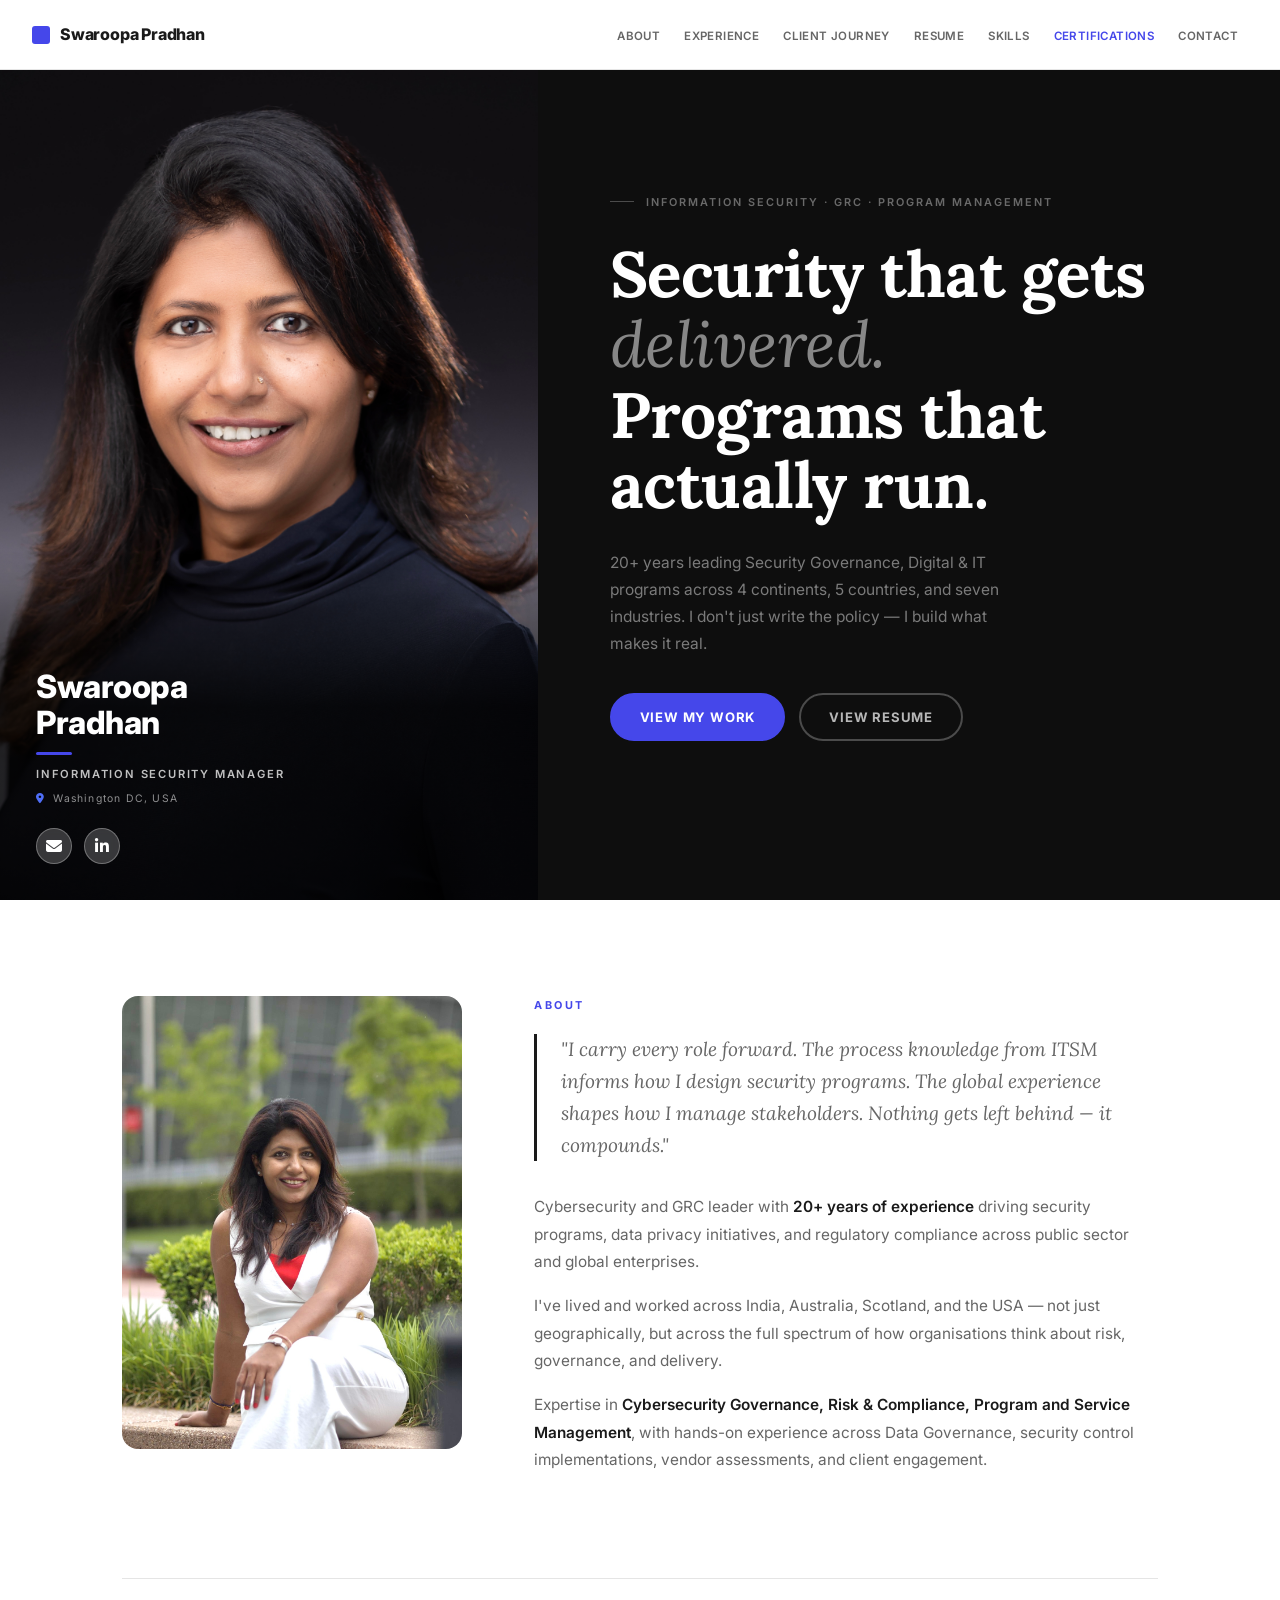
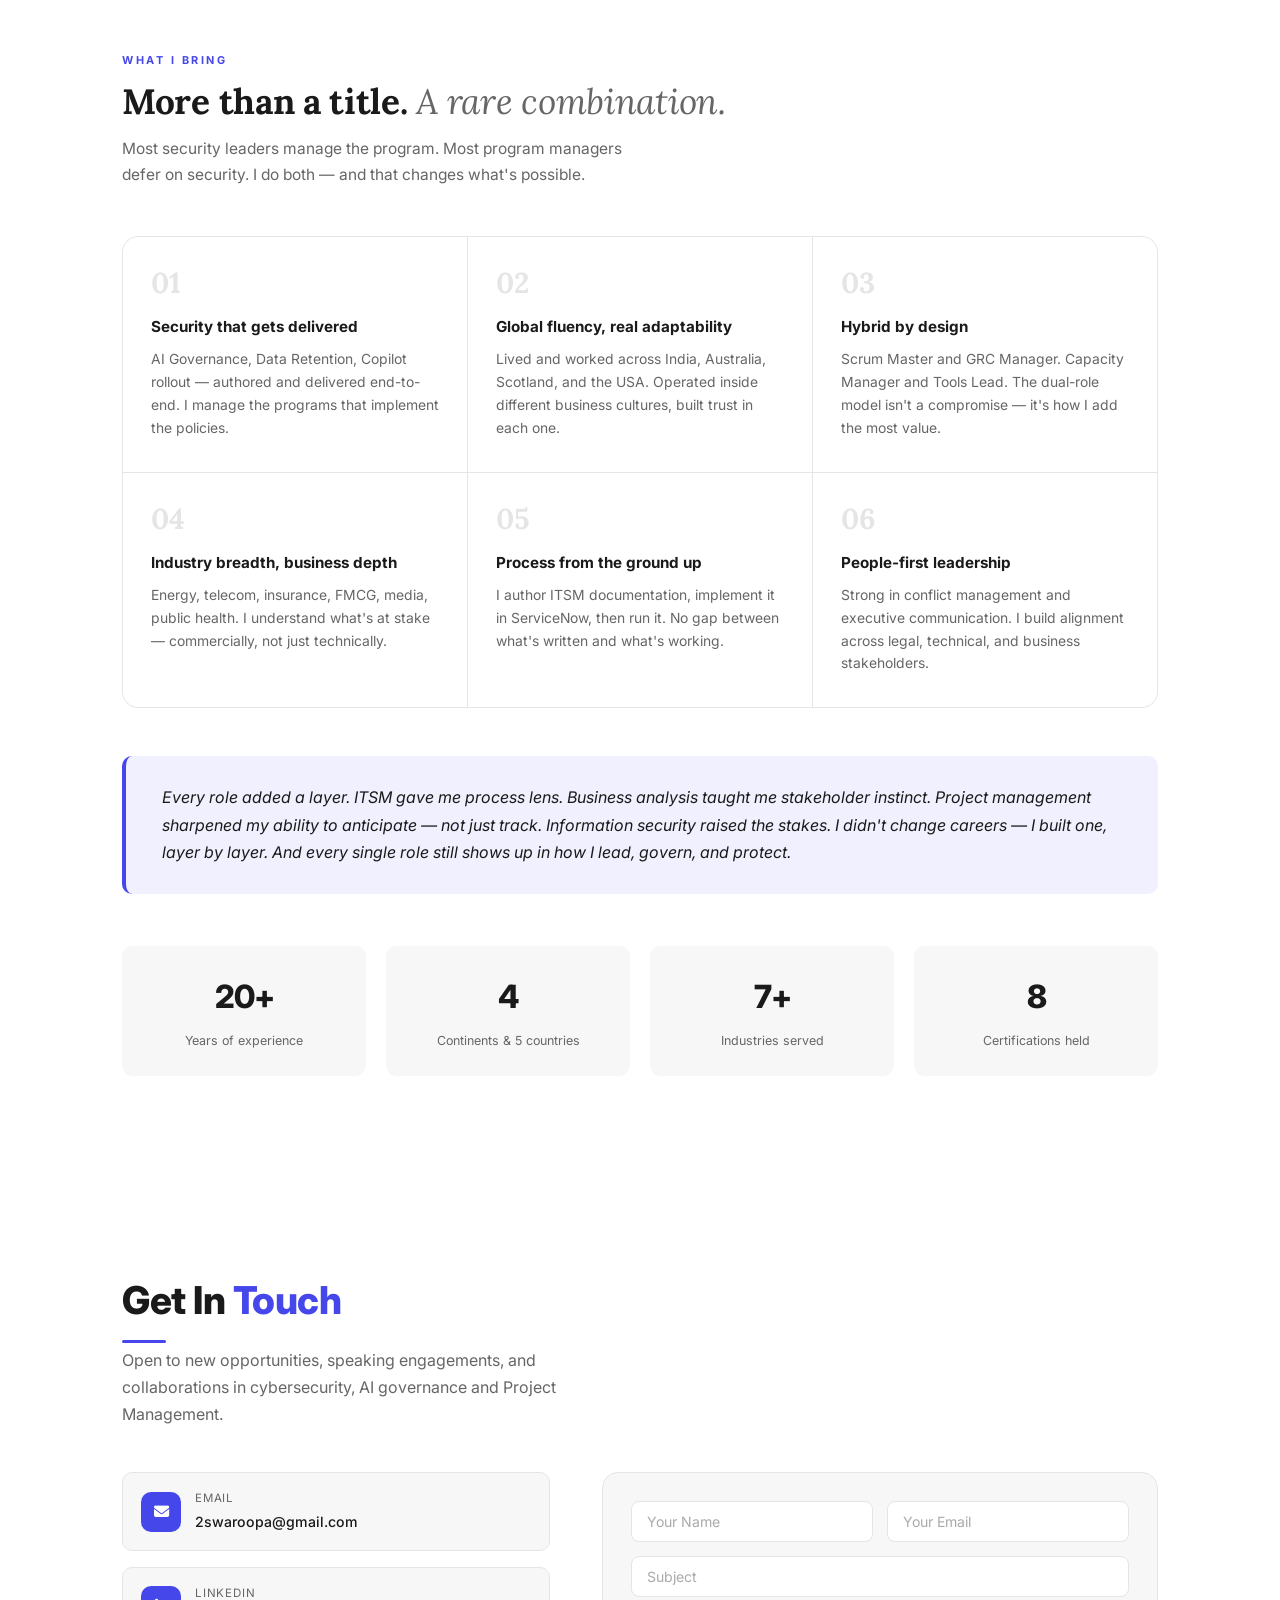
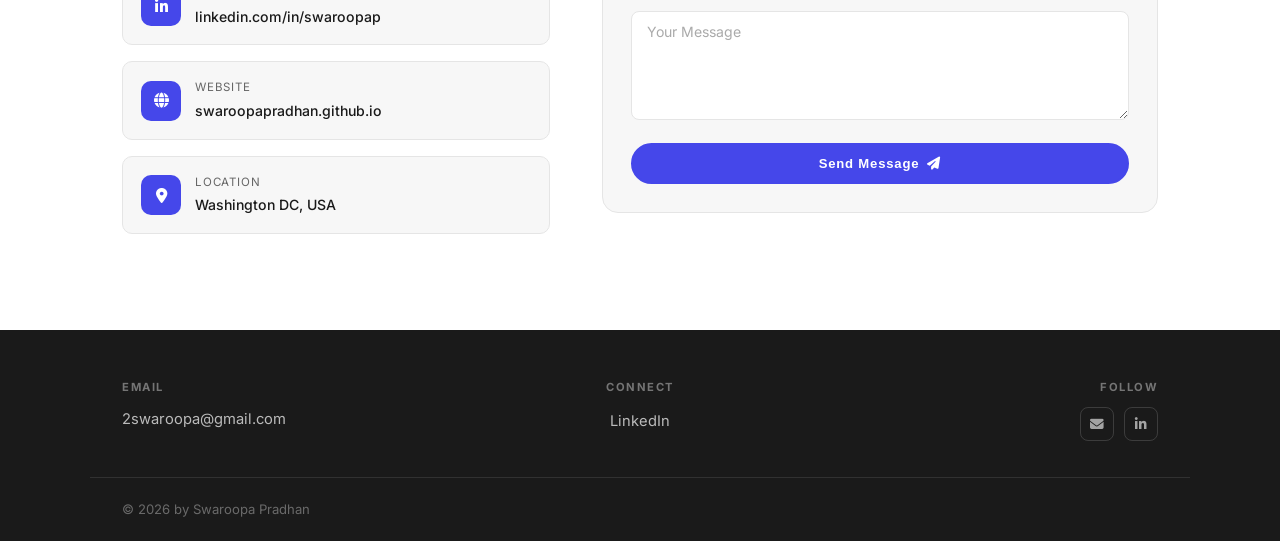
<file: index.html>
<!DOCTYPE html>
<html lang="en">
<head>
  <meta charset="UTF-8" />
  <meta name="viewport" content="width=device-width, initial-scale=1.0" />
  <title>Swaroopa Pradhan · Information Security Manager</title>
  <meta name="description" content="Swaroopa Pradhan — Information Security Manager, GRC Manager, Cybersecurity Manager, Security Project Manager, Program Manager, Agile Project Manager, Cybersecurity Process Manager with 20+ years of experience across 5 countries." />
  <meta name="keywords" content="Swaroopa Pradhan, Information Security Manager, GRC Manager, Cybersecurity Manager, Security Project Manager, Program Manager, Agile Project Manager, Cybersecurity Process Manager, information security portfolio, cybersecurity leadership, GRC portfolio, security governance risk compliance" />
  <meta property="og:title" content="Swaroopa Pradhan · Information Security Manager" />
  <meta property="og:description" content="Information security leader with 20+ years of experience across 5 countries. Explore my portfolio." />
  <meta property="og:type" content="website" />
  <meta property="og:url" content="https://swaroopapradhan.github.io/portfolio/" />
  <meta name="twitter:card" content="summary" />
  <meta name="twitter:title" content="Swaroopa Pradhan · Information Security Manager" />
  <meta name="twitter:description" content="Information security leader with 20+ years of experience across 5 countries. Explore my portfolio." />
  <link rel="stylesheet" href="style.css" />
  <link rel="preconnect" href="https://fonts.googleapis.com" />
  <link href="https://fonts.googleapis.com/css2?family=Inter:wght@300;400;500;600;700;800;900&family=Lora:ital,wght@0,600;0,700;1,400;1,600&display=swap" rel="stylesheet" />
  <link rel="stylesheet" href="https://cdnjs.cloudflare.com/ajax/libs/font-awesome/6.5.0/css/all.min.css" />
</head>
<body>

  <!-- ── NAV ── -->
  <nav id="navbar">
    <div class="nav-inner">
      <a href="#home" class="nav-brand">
        <span class="brand-square"></span>
        <span class="brand-name">Swaroopa Pradhan</span>
        <span class="brand-sep">/</span>
        <span class="brand-role">INFORMATION SECURITY MANAGER</span>
      </a>
      <button class="hamburger" id="hamburger" aria-label="Toggle menu">
        <span></span><span></span><span></span>
      </button>
      <ul class="nav-links" id="nav-links">
        <li><a href="#about">ABOUT</a></li>
        <li><a href="#experience">EXPERIENCE</a></li>
        <li><a href="#client-journey">CLIENT JOURNEY</a></li>
        <li><a href="Swaroopa_Resume2026.pdf" target="_blank" rel="noopener">RESUME</a></li>
        <li><a href="#skills">SKILLS</a></li>
        <li><a href="#certifications">CERTIFICATIONS</a></li>
        <li><a href="#contact">CONTACT</a></li>
      </ul>
    </div>
  </nav>

  <!-- ── HERO ── -->
  <section id="home" class="hero">

    <!-- Left panel: full-bleed carousel -->
    <div class="hero-left">
      <div class="profile-carousel">

        <div class="carousel-slide active">
          <img src="IMG_2279.jpg" alt="Swaroopa Pradhan" class="profile-img" />
        </div>
        <div class="profile-img-overlay reveal">
          <h2 class="profile-name">Swaroopa<br>Pradhan</h2>
          <div class="profile-divider"></div>
          <p class="profile-title">INFORMATION SECURITY MANAGER</p>
          <p class="profile-location"><i class="fas fa-map-marker-alt"></i> Washington DC, USA</p>
          <div class="profile-card-footer">
            <a href="mailto:2swaroopa@gmail.com" title="Email"><i class="fas fa-envelope"></i></a>
            <a href="https://www.linkedin.com/in/swaroopap/" target="_blank" rel="noopener" title="LinkedIn"><i class="fab fa-linkedin-in"></i></a>
          </div>
        </div>


      </div>
    </div>

    <!-- Right panel: editorial headline -->
    <div class="hero-right">
      <div class="hero-content reveal reveal-delay">
        <p class="hero-tag">Information Security · GRC · Program Management</p>
        <h1 class="hero-headline">
          Security that gets<br>
          <em>delivered.</em><br>
          Programs that<br>
          actually run.
        </h1>
        <p class="hero-sub">20+ years leading Security Governance, Digital & IT programs across 4 continents, 5 countries, and seven industries. I don't just write the policy — I build what makes it real.</p>
        <div class="hero-btns">
          <a href="#work" class="btn btn-filled js-open-work">VIEW MY WORK</a>
          <a href="Swaroopa_Resume2026.pdf" target="_blank" rel="noopener" class="btn btn-outline-pill">VIEW RESUME</a>
        </div>
      </div>
    </div>

  </section>

  <!-- ── ABOUT ── -->
  <section id="about" class="section about-overlay">
    <div class="container">

      <!-- Photo + story split -->
      <div class="about-split">
        <div class="about-split-photo reveal">
          <img src="39773DDB-6D2E-4821-9DF0-E570EA47BE58_1_201_a.jpeg" alt="Swaroopa Pradhan" />
        </div>
        <div class="about-split-content reveal reveal-delay">
          <p class="about-section-label">About</p>
          <blockquote class="about-blockquote">
            "I carry every role forward. The process knowledge from ITSM informs how I design security programs. The global experience shapes how I manage stakeholders. Nothing gets left behind — it compounds."
          </blockquote>
          <p class="about-body">Cybersecurity and GRC leader with <strong>20+ years of experience</strong> driving security programs, data privacy initiatives, and regulatory compliance across public sector and global enterprises.</p>
          <p class="about-body">I've lived and worked across India, Australia, Scotland, and the USA — not just geographically, but across the full spectrum of how organisations think about risk, governance, and delivery.</p>
          <p class="about-body">Expertise in <strong>Cybersecurity Governance, Risk & Compliance, Program and Service Management</strong>, with hands-on experience across Data Governance, security control implementations, vendor assessments, and client engagement.</p>
        </div>
      </div>

      <!-- What I Bring -->
      <div class="about-wib reveal">
        <p class="about-section-label" style="margin-bottom:12px;">What I bring</p>
        <h2 class="about-wib-heading">More than a title. <em>A rare combination.</em></h2>
        <p class="about-wib-sub">Most security leaders manage the program. Most program managers defer on security. I do both — and that changes what's possible.</p>
        <div class="about-wib-grid">
          <div class="about-wib-card reveal">
            <div class="about-wib-num">01</div>
            <h3>Security that gets delivered</h3>
            <p>AI Governance, Data Retention, Copilot rollout — authored and delivered end-to-end. I manage the programs that implement the policies.</p>
          </div>
          <div class="about-wib-card reveal">
            <div class="about-wib-num">02</div>
            <h3>Global fluency, real adaptability</h3>
            <p>Lived and worked across India, Australia, Scotland, and the USA. Operated inside different business cultures, built trust in each one.</p>
          </div>
          <div class="about-wib-card reveal">
            <div class="about-wib-num">03</div>
            <h3>Hybrid by design</h3>
            <p>Scrum Master and GRC Manager. Capacity Manager and Tools Lead. The dual-role model isn't a compromise — it's how I add the most value.</p>
          </div>
          <div class="about-wib-card reveal">
            <div class="about-wib-num">04</div>
            <h3>Industry breadth, business depth</h3>
            <p>Energy, telecom, insurance, FMCG, media, public health. I understand what's at stake — commercially, not just technically.</p>
          </div>
          <div class="about-wib-card reveal">
            <div class="about-wib-num">05</div>
            <h3>Process from the ground up</h3>
            <p>I author ITSM documentation, implement it in ServiceNow, then run it. No gap between what's written and what's working.</p>
          </div>
          <div class="about-wib-card reveal">
            <div class="about-wib-num">06</div>
            <h3>People-first leadership</h3>
            <p>Strong in conflict management and executive communication. I build alignment across legal, technical, and business stakeholders.</p>
          </div>
        </div>
        <blockquote class="wib-quote">Every role added a layer. ITSM gave me process lens. Business analysis taught me stakeholder instinct. Project management sharpened my ability to anticipate — not just track. Information security raised the stakes. I didn't change careers — I built one, layer by layer. And every single role still shows up in how I lead, govern, and protect.</blockquote>
        <div class="wib-stats">
          <div class="wib-stat"><span class="wib-stat-num">20+</span><span class="wib-stat-label">Years of experience</span></div>
          <div class="wib-stat"><span class="wib-stat-num">4</span><span class="wib-stat-label">Continents &amp; 5 countries</span></div>
          <div class="wib-stat"><span class="wib-stat-num">7+</span><span class="wib-stat-label">Industries served</span></div>
          <div class="wib-stat"><span class="wib-stat-num">8</span><span class="wib-stat-label">Certifications held</span></div>
        </div>
      </div>

    </div>
  </section>

  <!-- ── EXPERIENCE ── -->
  <section id="experience" class="section section-alt">
    <button class="experience-close" id="experience-close" aria-label="Close experience"><i class="fas fa-times"></i></button>
    <div class="container">
      <p class="wib-label reveal">WORK EXPERIENCE</p>
      <h2 class="section-heading reveal">20 years of <span class="accent">security, delivery & leadership</span></h2>
      <p class="section-sub reveal">From technical foundations in India to enterprise programs across four continents — every role compounded the last.</p>
      <div class="timeline">

        <div class="tl-item reveal">
          <div class="tl-dot"></div>
          <div class="tl-card">
            <div class="tl-header">
              <div class="tl-title-group">
                <h3>Information Security Manager</h3>
                <p class="tl-company">PCORI</p>
              </div>
              <div class="tl-meta">
                <span><i class="fas fa-calendar-alt"></i> Mar 2024 – Present</span>
                <span><i class="fas fa-location-dot"></i> Washington DC, USA</span>
              </div>
            </div>
            <ul class="tl-bullets">
              <li>Lead organization-wide security awareness campaigns and phishing training programs, contributing to a measurable reduction in phishing susceptibility.</li>
              <li>Drive enterprise cybersecurity and AI governance initiatives, developing the organizational AI Governance policy and establishing AI tool onboarding and risk review processes.</li>
              <li>Partner with Legal and executive leadership (CXO) on data privacy requirements, DPIAs, and risk acceptance decisions for new technologies and AI tools.</li>
              <li>Conduct vendor and third-party security risk assessments for 30+ vendors annually, reviewing security controls, data handling practices, and compliance posture.</li>
              <li>Authored enterprise policies: Data Privacy, Data Retention &amp; Destruction, Security Incident Reporting, and AI Governance.</li>
              <li>Manage browser extension governance and oversee software/asset inventory management and data retention programs.</li>
            </ul>
            <div class="tl-tags">
              <span>AI Governance</span><span>GRC</span><span>Data Privacy</span><span>DPIA</span><span>Vendor Risk</span><span>Policy Authoring</span>
            </div>
          </div>
        </div>

        <div class="tl-item reveal">
          <div class="tl-dot"></div>
          <div class="tl-card">
            <div class="tl-header">
              <div class="tl-title-group">
                <h3>Program Manager – Cybersecurity &amp; Digital Transformation</h3>
                <p class="tl-company">Tata Consultancy Services (TCS)</p>
              </div>
              <div class="tl-meta">
                <span><i class="fas fa-calendar-alt"></i> Sept 2009 – Mar 2023</span>
                <span><i class="fas fa-location-dot"></i> USA · Scotland · Australia · India</span>
              </div>
            </div>
            <ul class="tl-bullets">
              <li>Led global IT operations and digital transformation for Fortune 500 clients across Media, Financial Services, Energy &amp; Utilities, and Retail, managing teams of 20+ across multiple geographies.</li>
              <li>Directed cybersecurity initiatives including datacenter and application migrations, improving system availability, security posture, and regulatory compliance.</li>
              <li>Acted as Agile Product Owner for SaaS platforms — owned product backlogs, defined feature roadmaps, and coordinated cross-functional delivery teams.</li>
              <li>Led ServiceNow deployments including Service Catalog design and compliance dashboards, enabling leadership-level reporting and decision-making.</li>
              <li>Designed and standardized business processes and operating models, optimizing workflows for scale and cost efficiency.</li>
              <li>Achieved 99.8% system uptime and 25% reduction in infrastructure costs through capacity planning and performance optimization.</li>
            </ul>
            <div class="tl-tags">
              <span>ITSM</span><span>ServiceNow</span><span>Agile / Scrum</span><span>Digital Transformation</span><span>Fortune 500</span><span>ITIL</span>
            </div>
          </div>
        </div>

        <div class="tl-item reveal">
          <div class="tl-dot"></div>
          <div class="tl-card">
            <div class="tl-header">
              <div class="tl-title-group">
                <h3>IT Consultant</h3>
                <p class="tl-company">Logica</p>
              </div>
              <div class="tl-meta">
                <span><i class="fas fa-calendar-alt"></i> Jan 2008 – Sept 2009</span>
                <span><i class="fas fa-location-dot"></i> Chennai, India</span>
              </div>
            </div>
            <ul class="tl-bullets">
              <li>Designed, implemented, and managed ITIL-aligned Problem Management processes, driving continuous service improvement and operational stability.</li>
              <li>Analyzed recurring incidents and root causes to reduce service disruptions and improve system reliability.</li>
              <li>Developed operational dashboards and KPI reports to track daily performance, incident trends, and SLA compliance.</li>
            </ul>
            <div class="tl-tags">
              <span>ITIL</span><span>Problem Management</span><span>KPI Reporting</span><span>SLA</span>
            </div>
          </div>
        </div>

        <div class="tl-item reveal">
          <div class="tl-dot"></div>
          <div class="tl-card">
            <div class="tl-header">
              <div class="tl-title-group">
                <h3>Project Engineer</h3>
                <p class="tl-company">Wipro Technologies</p>
              </div>
              <div class="tl-meta">
                <span><i class="fas fa-calendar-alt"></i> Aug 2004 – Jan 2008</span>
                <span><i class="fas fa-location-dot"></i> Kolkata &amp; Chennai, India</span>
              </div>
            </div>
            <ul class="tl-bullets">
              <li>Provided technical support aligned with ITIL processes for continuous service improvement and operational stability.</li>
              <li>Analyzed recurring incidents and root causes to reduce service disruptions and improve system reliability.</li>
              <li>Collaborated with cross-functional teams to ensure service delivery aligned with contractual obligations and governance requirements.</li>
            </ul>
            <div class="tl-tags">
              <span>Technical Support</span><span>ITIL</span><span>Service Delivery</span><span>Governance</span>
            </div>
          </div>
        </div>

      </div><!-- end .timeline -->
    </div><!-- end .container -->
  </section>


  <!-- ── CLIENT JOURNEY ── -->
  <section id="client-journey" class="section">
    <button class="cj-close" id="cj-close" aria-label="Close client journey"><i class="fas fa-times"></i></button>
    <div class="container">
      <p class="wib-label reveal">CLIENT JOURNEY</p>
      <h2 class="section-heading reveal">From enterprise giants to <span class="accent">public sector impact</span></h2>
      <p class="section-sub reveal">Two decades. Ten clients. Four continents, five countries. Each one shaped how I think about security, service, and delivery.</p>

      <div class="cj-timeline">

        <!-- Wipro -->
        <div class="cj-era reveal">
          <div class="cj-era-dot"></div>
          <div class="cj-era-content">
            <p class="cj-era-label">2004 – 2009 · WIPRO TECHNOLOGIES · KOLKATA, INDIA</p>
            <div class="cj-clients">
              <div class="cj-client">
                <p class="cj-client-name">BellSouth</p>
                <p class="cj-client-meta">Telecom · USA</p>
                <p class="cj-client-desc">Desktop engineer &amp; technical SME for US telecom end users</p>
              </div>
              <div class="cj-client">
                <p class="cj-client-name">HP</p>
                <p class="cj-client-meta">Technology · USA</p>
                <p class="cj-client-desc">ITIL-aligned service delivery, incident management &amp; SLA reporting</p>
              </div>
              <div class="cj-client">
                <p class="cj-client-name">Nestlé</p>
                <p class="cj-client-meta">FMCG · Global</p>
                <p class="cj-client-desc">Incident Manager — service management &amp; operational stability</p>
              </div>
            </div>
          </div>
        </div>

        <!-- Logica -->
        <div class="cj-era reveal">
          <div class="cj-era-dot"></div>
          <div class="cj-era-content">
            <p class="cj-era-label">2009 – 2010 · LOGICA · CHENNAI, INDIA</p>
            <div class="cj-clients">
              <div class="cj-client">
                <p class="cj-client-name">BT Leeds</p>
                <p class="cj-client-meta">Telecom · UK</p>
                <p class="cj-client-desc">Problem Manager — root cause analysis, incident resolution &amp; process improvement</p>
              </div>
              <div class="cj-client">
                <p class="cj-client-name">The Law Society</p>
                <p class="cj-client-meta">Legal · UK</p>
                <p class="cj-client-desc">Problem management, service improvement &amp; stakeholder engagement</p>
              </div>
              <div class="cj-client">
                <p class="cj-client-name">Taylor Wimpey</p>
                <p class="cj-client-meta">Construction · UK</p>
                <p class="cj-client-desc">Problem management, ITIL process delivery &amp; operational stability</p>
              </div>
            </div>
          </div>
        </div>

        <!-- TCS Melbourne/Kolkata -->
        <div class="cj-era reveal">
          <div class="cj-era-dot"></div>
          <div class="cj-era-content">
            <p class="cj-era-label">2010 – 2014 · TCS · MELBOURNE · KOLKATA</p>
            <div class="cj-clients">
              <div class="cj-client">
                <p class="cj-client-name">AGL</p>
                <p class="cj-client-meta">Utilities · Australia</p>
                <p class="cj-client-desc">ITSM lead — capacity management, problem management &amp; system performance in Melbourne</p>
              </div>
              <div class="cj-client">
                <p class="cj-client-name">TDC</p>
                <p class="cj-client-meta">Telecom · Denmark</p>
                <p class="cj-client-desc">Problem manager — root cause analysis, incident resolution &amp; KPI frameworks</p>
              </div>
              <div class="cj-client">
                <p class="cj-client-name">AIG</p>
                <p class="cj-client-meta">Insurance · USA</p>
                <p class="cj-client-desc">Business analyst — ServiceNow rollout, ITIL process delivery &amp; stakeholder alignment</p>
              </div>
            </div>
          </div>
        </div>

        <!-- TCS Glasgow/Hoboken -->
        <div class="cj-era reveal">
          <div class="cj-era-dot"></div>
          <div class="cj-era-content">
            <p class="cj-era-label">2014 – 2023 · TCS · GLASGOW · HOBOKEN NJ</p>
            <div class="cj-clients">
              <div class="cj-client">
                <p class="cj-client-name">Diageo</p>
                <p class="cj-client-meta">FMCG · Scotland</p>
                <p class="cj-client-desc">Service management &amp; SIAM transformation — ITIL process rollout across Glasgow enterprise</p>
              </div>
              <div class="cj-client">
                <p class="cj-client-name">John Wiley &amp; Sons</p>
                <p class="cj-client-meta">Publishing · USA</p>
                <p class="cj-client-desc">Senior program manager — cybersecurity, GRC, datacenter migration &amp; GDPR compliance</p>
              </div>
            </div>
          </div>
        </div>

        <!-- Public Sector -->
        <div class="cj-era cj-era-current reveal">
          <div class="cj-era-dot cj-era-dot-current"></div>
          <div class="cj-era-content">
            <p class="cj-era-label cj-era-label-current">2023 – PRESENT · PUBLIC SECTOR · USA</p>
            <p class="cj-era-note">A deliberate move — from global enterprise to institutions where security and governance have direct impact on people's lives.</p>
            <div class="cj-clients">
              <div class="cj-client">
                <p class="cj-client-name">NJIT</p>
                <p class="cj-client-meta">Education · New Jersey</p>
                <p class="cj-client-desc">Graduate Assistant to the Digital PMO team — MS in Global Project Management, Beta Gamma Sigma, 3.9 GPA</p>
              </div>
              <div class="cj-client cj-client-current">
                <p class="cj-client-name">PCORI <span class="cj-badge">current</span></p>
                <p class="cj-client-meta">Public Health · Washington DC</p>
                <p class="cj-client-desc">Information Security Manager &amp; Program Manager — AI governance, data retention, GRC &amp; security programs</p>
              </div>
            </div>
          </div>
        </div>

      </div>
    </div>
  </section>

  <!-- ── SKILLS ── -->
  <section id="skills" class="section">
    <button class="skills-close" id="skills-close" aria-label="Close skills"><i class="fas fa-times"></i></button>
    <div class="container">
      <h2 class="section-heading reveal">Skills &amp; <span class="accent">Expertise</span></h2>
      <div class="skills-grid">

        <div class="skills-block reveal">
          <div class="skills-block-header">
            <div class="skills-icon"><i class="fas fa-shield-halved"></i></div>
            <h3>Core Expertise</h3>
          </div>
          <div class="skill-pills">
            <span class="pill pill-blue">AI Governance</span>
            <span class="pill pill-blue">Cybersecurity GRC</span>
            <span class="pill pill-blue">Data Privacy</span>
            <span class="pill pill-blue">GDPR</span>
            <span class="pill pill-blue">ISO 27001</span>
            <span class="pill pill-blue">NIST CSF</span>
            <span class="pill pill-blue">CIS Controls</span>
            <span class="pill pill-blue">PCI DSS</span>
            <span class="pill pill-blue">DPIA</span>
            <span class="pill pill-blue">Vendor Risk Assessment</span>
            <span class="pill pill-blue">Security Policy Development</span>
            <span class="pill pill-blue">Phishing Awareness</span>
          </div>
        </div>

        <div class="skills-block reveal">
          <div class="skills-block-header">
            <div class="skills-icon"><i class="fas fa-screwdriver-wrench"></i></div>
            <h3>Tools &amp; Platforms</h3>
          </div>
          <div class="skill-pills">
            <span class="pill pill-teal">ServiceNow (ITSM, GRC, IRM)</span>
            <span class="pill pill-teal">MS Copilot</span>
            <span class="pill pill-teal">Microsoft 365</span>
            <span class="pill pill-teal">KnowBe4</span>
            <span class="pill pill-teal">OneTrust</span>
            <span class="pill pill-teal">Optiv</span>
            <span class="pill pill-teal">SIEM</span>
            <span class="pill pill-teal">Zendesk</span>
            <span class="pill pill-teal">Jira</span>
            <span class="pill pill-teal">Confluence</span>
            <span class="pill pill-teal">Asana</span>
            <span class="pill pill-teal">Cloudflare</span>
            <span class="pill pill-teal">HighBond</span>
            <span class="pill pill-teal">Intune</span>
          </div>
        </div>

        <div class="skills-block reveal">
          <div class="skills-block-header">
            <div class="skills-icon"><i class="fas fa-people-group"></i></div>
            <h3>Leadership &amp; Management</h3>
          </div>
          <div class="skill-pills">
            <span class="pill pill-purple">Project Management</span>
            <span class="pill pill-purple">Agile (Scrum, Kanban)</span>
            <span class="pill pill-purple">Product Ownership</span>
            <span class="pill pill-purple">Stakeholder Management</span>
            <span class="pill pill-purple">Change Management</span>
            <span class="pill pill-purple">Process Improvement</span>
            <span class="pill pill-purple">Vendor Management</span>
            <span class="pill pill-purple">Cross-functional Leadership</span>
            <span class="pill pill-purple">Executive Communication</span>
          </div>
        </div>

      </div>

      <!-- Education inside Skills overlay -->
      <div class="skills-edu-block reveal">
        <h2 class="section-heading" style="margin-top:0;">Edu<span class="accent">cation</span></h2>
        <div class="edu-card">
          <div class="edu-icon"><i class="fas fa-graduation-cap"></i></div>
          <div class="edu-body">
            <h3>Master of Science in Management</h3>
            <p class="edu-school">New Jersey Institute of Technology</p>
            <p class="edu-location"><i class="fas fa-location-dot"></i> Newark, NJ</p>
            <div class="edu-badges">
              <span class="edu-badge"><i class="fas fa-star"></i> GPA: 3.9 / 4.0</span>
              <span class="edu-badge"><i class="fas fa-award"></i> Beta Gamma Sigma Honor Society</span>
            </div>
          </div>
        </div>
      </div>

    </div>
  </section>

  <!-- ── CERTIFICATIONS ── -->
  <section id="certifications" class="section">
    <button class="cert-close" id="cert-close" aria-label="Close certifications"><i class="fas fa-times"></i></button>
    <div class="container">
      <h2 class="section-heading reveal">Certifi<span class="accent">cations</span></h2>
      <p class="section-sub reveal">Formal certifications and completed courses across security, agile, AI, and project management.</p>

      <p class="cert-group-label reveal">Certifications</p>
      <div class="cert-grid">

        <div class="cert-card reveal">
          <div class="cert-icon"><i class="fas fa-shield-halved"></i></div>
          <div class="cert-body">
            <p class="cert-name">ITIL Intermediate</p>
            <p class="cert-org">AXELOS</p>
          </div>
        </div>

        <div class="cert-card reveal">
          <div class="cert-icon"><i class="fas fa-diagram-project"></i></div>
          <div class="cert-body">
            <p class="cert-name">PRINCE2 Practitioner</p>
            <p class="cert-org">AXELOS</p>
          </div>
        </div>

        <div class="cert-card reveal">
          <div class="cert-icon"><i class="fas fa-users"></i></div>
          <div class="cert-body">
            <p class="cert-name">Certified Scrum Product Owner</p>
            <p class="cert-org">Scrum Alliance</p>
          </div>
        </div>

        <div class="cert-card reveal">
          <div class="cert-icon"><i class="fas fa-rotate"></i></div>
          <div class="cert-body">
            <p class="cert-name">Certified Scrum Master</p>
            <p class="cert-org">Scrum Alliance</p>
          </div>
        </div>

        <div class="cert-card reveal">
          <div class="cert-icon"><i class="fas fa-rocket"></i></div>
          <div class="cert-body">
            <p class="cert-name">SAFe Agilist 5.0</p>
            <p class="cert-org">Scaled Agile</p>
          </div>
        </div>

        <div class="cert-card cert-card--progress reveal">
          <div class="cert-icon"><i class="fas fa-hourglass-half"></i></div>
          <div class="cert-body">
            <p class="cert-name">AI Governance Professional</p>
            <p class="cert-org">In Progress</p>
          </div>
        </div>

        <div class="cert-card cert-card--progress reveal">
          <div class="cert-icon"><i class="fas fa-hourglass-half"></i></div>
          <div class="cert-body">
            <p class="cert-name">Project Management Professional (PMP)</p>
            <p class="cert-org">In Progress</p>
          </div>
        </div>

      </div>

      <p class="cert-group-label reveal" style="margin-top: 52px;">Courses &amp; Licences</p>
      <div class="cert-grid">

        <div class="cert-card reveal">
          <div class="cert-icon"><i class="fas fa-robot"></i></div>
          <div class="cert-body">
            <p class="cert-name">Artificial Intelligence for Cybersecurity</p>
            <p class="cert-org">Project Management Institute</p>
            <p class="cert-date">Jan 2024</p>
          </div>
        </div>

        <div class="cert-card reveal">
          <div class="cert-icon"><i class="fas fa-microchip"></i></div>
          <div class="cert-body">
            <p class="cert-name">Generative AI Overview for Project Managers</p>
            <p class="cert-org">Project Management Institute</p>
            <p class="cert-date">Jan 2024</p>
          </div>
        </div>

        <div class="cert-card reveal">
          <div class="cert-icon"><i class="fas fa-map"></i></div>
          <div class="cert-body">
            <p class="cert-name">Product Management: Building a Product Roadmap</p>
            <p class="cert-org">Project Management Institute</p>
            <p class="cert-date">Jan 2024</p>
          </div>
        </div>

        <div class="cert-card reveal">
          <div class="cert-icon"><i class="fas fa-chart-line"></i></div>
          <div class="cert-body">
            <p class="cert-name">Bloomberg Market Concepts</p>
            <p class="cert-org">Bloomberg</p>
            <p class="cert-date">Nov 2023</p>
          </div>
        </div>

      </div>
    </div>
  </section>

  <!-- ── CONTACT ── -->
  <section id="contact" class="section">
    <div class="container">
      <h2 class="section-heading reveal">Get In <span class="accent">Touch</span></h2>
      <p class="section-sub reveal">Open to new opportunities, speaking engagements, and collaborations in cybersecurity, AI governance and Project Management.</p>
      <div class="contact-grid">
        <div class="contact-info reveal">
          <a href="mailto:2swaroopa@gmail.com" class="contact-row">
            <div class="contact-icon-wrap"><i class="fas fa-envelope"></i></div>
            <div>
              <p class="c-label">Email</p>
              <p class="c-value">2swaroopa@gmail.com</p>
            </div>
          </a>
          <a href="https://www.linkedin.com/in/swaroopap/" target="_blank" rel="noopener" class="contact-row">
            <div class="contact-icon-wrap"><i class="fab fa-linkedin-in"></i></div>
            <div>
              <p class="c-label">LinkedIn</p>
              <p class="c-value">linkedin.com/in/swaroopap</p>
            </div>
          </a>
          <a href="https://swaroopapradhan.github.io" target="_blank" rel="noopener" class="contact-row">
            <div class="contact-icon-wrap"><i class="fas fa-globe"></i></div>
            <div>
              <p class="c-label">Website</p>
              <p class="c-value">swaroopapradhan.github.io</p>
            </div>
          </a>
          <div class="contact-row">
            <div class="contact-icon-wrap"><i class="fas fa-location-dot"></i></div>
            <div>
              <p class="c-label">Location</p>
              <p class="c-value">Washington DC, USA</p>
            </div>
          </div>
        </div>
        <form class="contact-form reveal reveal-delay" id="contact-form" novalidate>
          <div class="form-row">
            <div class="form-group">
              <input type="text" id="f-name" placeholder="Your Name" required />
            </div>
            <div class="form-group">
              <input type="email" id="f-email" placeholder="Your Email" required />
            </div>
          </div>
          <div class="form-group">
            <input type="text" id="f-subject" placeholder="Subject" />
          </div>
          <div class="form-group">
            <textarea id="f-message" rows="5" placeholder="Your Message" required></textarea>
          </div>
          <button type="submit" class="btn btn-filled btn-wide">
            Send Message <i class="fas fa-paper-plane"></i>
          </button>
          <div class="form-success" id="form-success">
            <i class="fas fa-circle-check"></i> Message sent! I'll be in touch soon.
          </div>
        </form>
      </div>
    </div>
  </section>

  <!-- ── FOOTER ── -->
  <footer class="footer">
    <div class="footer-cols">
      <div class="footer-col">
        <p class="footer-col-label">Email</p>
        <p class="footer-col-value">2swaroopa@gmail.com</p>
      </div>
      <div class="footer-col footer-col-center">
        <p class="footer-col-label">Connect</p>
        <a href="https://www.linkedin.com/in/swaroopap/" target="_blank" rel="noopener" class="footer-col-value">LinkedIn</a>
      </div>
      <div class="footer-col footer-col-right">
        <p class="footer-col-label">Follow</p>
        <div class="footer-social">
          <a href="mailto:2swaroopa@gmail.com" title="Email"><i class="fas fa-envelope"></i></a>
          <a href="https://www.linkedin.com/in/swaroopap/" target="_blank" rel="noopener" title="LinkedIn"><i class="fab fa-linkedin-in"></i></a>
        </div>
      </div>
    </div>
    <div class="footer-bottom">
      <p>© 2026 by Swaroopa Pradhan</p>
    </div>
  </footer>

  <button class="back-to-top" id="back-to-top" aria-label="Back to top">
    <i class="fas fa-arrow-up"></i>
  </button>

  <script src="script.js" defer></script>

  <!-- ── VIEW MY WORK OVERLAY ── -->
  <div id="work-overlay" class="work-overlay" role="dialog" aria-modal="true" aria-label="View My Work">
    <div class="work-overlay-inner">

      <!-- Header bar -->
      <div class="work-overlay-topbar">
        <div class="work-overlay-topbar-left">
          <span class="work-overlay-brand">Swaroopa Pradhan</span>
          <span class="work-overlay-sep">/</span>
          <span class="work-overlay-brand-sub">Portfolio</span>
        </div>
        <button class="work-close" id="work-close" aria-label="Close"><i class="fas fa-times"></i></button>
      </div>

      <!-- Hero intro -->
      <div class="work-overlay-hero">
        <p class="work-overlay-eyebrow">20 Years · 4 Continents · 10+ Clients</p>
        <h1 class="work-overlay-h1">The Work</h1>
        <p class="work-overlay-lead">Three chapters. One compounding story of security, delivery, and leadership.</p>
        <div class="work-overlay-nav">
          <a href="#wo-experience" class="work-nav-pill">01 · Roles</a>
          <a href="#wo-clients" class="work-nav-pill">02 · Clients</a>
          <a href="#wo-brings" class="work-nav-pill">03 · What I Bring</a>
        </div>
      </div>

      <!-- ── CHAPTER 1: EXPERIENCE ── -->
      <section id="wo-experience" class="wo-chapter">
        <div class="wo-chapter-label-row">
          <span class="wo-chapter-num">01</span>
          <div class="wo-chapter-label-content">
            <h2 class="wo-chapter-title">The <span class="accent">Roles</span></h2>
            <p class="wo-chapter-desc">Every role added a layer. Here's how they compound.</p>
          </div>
        </div>

        <div class="wo-timeline">

          <div class="wo-tl-item">
            <div class="wo-tl-dot wo-tl-dot-current"></div>
            <div class="wo-tl-card">
              <div class="wo-tl-header">
                <div>
                  <h3 class="wo-tl-role">Information Security Manager</h3>
                  <p class="wo-tl-company">PCORI</p>
                </div>
                <div class="wo-tl-meta-col">
                  <span><i class="fas fa-calendar-alt"></i> Mar 2024 – Present</span>
                  <span><i class="fas fa-location-dot"></i> Washington DC, USA</span>
                </div>
              </div>
              <p class="wo-tl-story">Where governance meets mission. Leading AI governance, data privacy, and enterprise security programs at a public health research organization — where the stakes are real.</p>
              <ul class="wo-tl-bullets">
                <li>Led enterprise AI Governance policy and AI tool onboarding risk framework</li>
                <li>Managed 30+ vendor risk assessments annually — controls, data handling, compliance posture</li>
                <li>Authored Data Privacy, Data Retention & Destruction, and Security Incident Reporting policies</li>
                <li>Partnered with Legal and CXO on DPIAs and risk acceptance for new technologies</li>
                <li>Drove phishing awareness programs with measurable reduction in susceptibility</li>
              </ul>
              <div class="wo-tl-tags">
                <span>AI Governance</span><span>GRC</span><span>Data Privacy</span><span>DPIA</span><span>Vendor Risk</span>
              </div>
            </div>
          </div>

          <div class="wo-tl-item">
            <div class="wo-tl-dot"></div>
            <div class="wo-tl-card">
              <div class="wo-tl-header">
                <div>
                  <h3 class="wo-tl-role">Program Manager – Cybersecurity & Digital Transformation</h3>
                  <p class="wo-tl-company">Tata Consultancy Services (TCS)</p>
                </div>
                <div class="wo-tl-meta-col">
                  <span><i class="fas fa-calendar-alt"></i> Sept 2009 – Mar 2023</span>
                  <span><i class="fas fa-location-dot"></i> USA · Scotland · Australia · India</span>
                </div>
              </div>
              <p class="wo-tl-story">14 years. Four countries. Fortune 500 clients. This is where the hybrid model — security + delivery — was forged. Running cybersecurity programs and Agile delivery simultaneously, at scale.</p>
              <ul class="wo-tl-bullets">
                <li>Led global IT operations and digital transformation for Fortune 500 clients across 4 industries</li>
                <li>Directed datacenter and application migrations — improving security posture and regulatory compliance</li>
                <li>Agile Product Owner for SaaS platforms — owned product backlogs and coordinated cross-functional delivery</li>
                <li>Achieved 99.8% system uptime and 25% reduction in infrastructure costs</li>
                <li>Led ServiceNow deployments: Service Catalog, compliance dashboards, leadership reporting</li>
              </ul>
              <div class="wo-tl-tags">
                <span>ITSM</span><span>ServiceNow</span><span>Agile / Scrum</span><span>Digital Transformation</span><span>ITIL</span>
              </div>
            </div>
          </div>

          <div class="wo-tl-item">
            <div class="wo-tl-dot"></div>
            <div class="wo-tl-card">
              <div class="wo-tl-header">
                <div>
                  <h3 class="wo-tl-role">IT Consultant</h3>
                  <p class="wo-tl-company">Logica</p>
                </div>
                <div class="wo-tl-meta-col">
                  <span><i class="fas fa-calendar-alt"></i> Jan 2008 – Sept 2009</span>
                  <span><i class="fas fa-location-dot"></i> Chennai, India</span>
                </div>
              </div>
              <p class="wo-tl-story">The process lens. Designing ITIL-aligned Problem Management from scratch — learning that sustainable operations are built on disciplined process, not heroics.</p>
              <ul class="wo-tl-bullets">
                <li>Designed and implemented ITIL-aligned Problem Management processes</li>
                <li>Developed KPI dashboards tracking incident trends and SLA compliance</li>
              </ul>
              <div class="wo-tl-tags">
                <span>ITIL</span><span>Problem Management</span><span>KPI Reporting</span><span>SLA</span>
              </div>
            </div>
          </div>

          <div class="wo-tl-item">
            <div class="wo-tl-dot"></div>
            <div class="wo-tl-card">
              <div class="wo-tl-header">
                <div>
                  <h3 class="wo-tl-role">Project Engineer</h3>
                  <p class="wo-tl-company">Wipro Technologies</p>
                </div>
                <div class="wo-tl-meta-col">
                  <span><i class="fas fa-calendar-alt"></i> Aug 2004 – Jan 2008</span>
                  <span><i class="fas fa-location-dot"></i> Kolkata & Chennai, India</span>
                </div>
              </div>
              <p class="wo-tl-story">Where it started. Technical delivery, ITIL fundamentals, and the discipline of service governance — everything that came after was built on this foundation.</p>
              <ul class="wo-tl-bullets">
                <li>Technical support aligned to ITIL processes for continuous service improvement</li>
                <li>Cross-functional collaboration ensuring contractual and governance alignment</li>
              </ul>
              <div class="wo-tl-tags">
                <span>Technical Support</span><span>ITIL</span><span>Service Delivery</span><span>Governance</span>
              </div>
            </div>
          </div>

        </div><!-- /wo-timeline -->
      </section>

      <!-- ── CHAPTER 2: CLIENT JOURNEY ── -->
      <section id="wo-clients" class="wo-chapter wo-chapter-alt">
        <div class="wo-chapter-label-row">
          <span class="wo-chapter-num">02</span>
          <div class="wo-chapter-label-content">
            <h2 class="wo-chapter-title">The <span class="accent">Clients</span></h2>
            <p class="wo-chapter-desc">Two decades. Ten clients. Four continents. Each one shaped how I think.</p>
          </div>
        </div>

        <div class="wo-cj-timeline">

          <div class="wo-cj-era">
            <div class="wo-cj-era-dot"></div>
            <div class="wo-cj-era-body">
              <p class="wo-cj-era-label">2004 – 2009 · WIPRO TECHNOLOGIES · INDIA</p>
              <p class="wo-cj-era-story">My first three clients were US and global giants — operating out of India, learning enterprise service at international scale.</p>
              <div class="wo-cj-clients">
                <div class="wo-cj-client"><strong>BellSouth</strong><span>Telecom · USA — Desktop engineer & technical SME for US telecom end users</span></div>
                <div class="wo-cj-client"><strong>HP</strong><span>Technology · USA — ITIL-aligned service delivery, incident management & SLA reporting</span></div>
                <div class="wo-cj-client"><strong>Nestlé</strong><span>FMCG · Global — Incident Manager, service management & operational stability</span></div>
              </div>
            </div>
          </div>

          <div class="wo-cj-era">
            <div class="wo-cj-era-dot"></div>
            <div class="wo-cj-era-body">
              <p class="wo-cj-era-label">2009 – 2010 · LOGICA · CHENNAI</p>
              <p class="wo-cj-era-story">UK clients, problem management focus. Learning that root cause analysis is half engineering, half stakeholder relationship.</p>
              <div class="wo-cj-clients">
                <div class="wo-cj-client"><strong>BT Leeds</strong><span>Telecom · UK — Problem Manager, root cause analysis & process improvement</span></div>
                <div class="wo-cj-client"><strong>The Law Society</strong><span>Legal · UK — Problem management, service improvement & stakeholder engagement</span></div>
                <div class="wo-cj-client"><strong>Taylor Wimpey</strong><span>Construction · UK — Problem management, ITIL process delivery & operational stability</span></div>
              </div>
            </div>
          </div>

          <div class="wo-cj-era">
            <div class="wo-cj-era-dot"></div>
            <div class="wo-cj-era-body">
              <p class="wo-cj-era-label">2010 – 2014 · TCS · MELBOURNE · KOLKATA</p>
              <p class="wo-cj-era-story">First international posting — Melbourne. Three clients across utilities, telecom, and insurance. The complexity of global delivery started here.</p>
              <div class="wo-cj-clients">
                <div class="wo-cj-client"><strong>AGL</strong><span>Utilities · Australia — ITSM lead, capacity management & performance in Melbourne</span></div>
                <div class="wo-cj-client"><strong>TDC</strong><span>Telecom · Denmark — Problem manager, root cause analysis & KPI frameworks</span></div>
                <div class="wo-cj-client"><strong>AIG</strong><span>Insurance · USA — Business analyst, ServiceNow rollout & stakeholder alignment</span></div>
              </div>
            </div>
          </div>

          <div class="wo-cj-era">
            <div class="wo-cj-era-dot"></div>
            <div class="wo-cj-era-body">
              <p class="wo-cj-era-label">2014 – 2023 · TCS · GLASGOW · HOBOKEN NJ</p>
              <p class="wo-cj-era-story">Scotland, then the US. The pivot toward cybersecurity, GRC, and senior program leadership. GDPR. Datacenter migrations. Program ownership at enterprise scale.</p>
              <div class="wo-cj-clients">
                <div class="wo-cj-client"><strong>Diageo</strong><span>FMCG · Scotland — Service management & SIAM transformation, ITIL rollout across Glasgow enterprise</span></div>
                <div class="wo-cj-client"><strong>John Wiley & Sons</strong><span>Publishing · USA — Senior program manager, cybersecurity, GRC, datacenter migration & GDPR compliance</span></div>
              </div>
            </div>
          </div>

          <div class="wo-cj-era wo-cj-era-current">
            <div class="wo-cj-era-dot wo-cj-era-dot-current"></div>
            <div class="wo-cj-era-body">
              <p class="wo-cj-era-label wo-cj-current-label">2023 – PRESENT · PUBLIC SECTOR · USA</p>
              <p class="wo-cj-era-story">A deliberate move — from global enterprise to institutions where security and governance have direct impact on people's lives.</p>
              <div class="wo-cj-clients">
                <div class="wo-cj-client"><strong>NJIT</strong><span>Education · New Jersey — Graduate Assistant to the Digital PMO, MS in Global Project Management, Beta Gamma Sigma, 3.9 GPA</span></div>
                <div class="wo-cj-client wo-cj-client-current"><strong>PCORI <span class="cj-badge">current</span></strong><span>Public Health · Washington DC — Information Security Manager & Program Manager, AI governance, GRC & security programs</span></div>
              </div>
            </div>
          </div>

        </div><!-- /wo-cj-timeline -->
      </section>

      <!-- ── CHAPTER 3: WHAT I BRING ── -->
      <section id="wo-brings" class="wo-chapter">
        <div class="wo-chapter-label-row">
          <span class="wo-chapter-num">03</span>
          <div class="wo-chapter-label-content">
            <h2 class="wo-chapter-title">What I <span class="accent">Bring</span></h2>
            <p class="wo-chapter-desc">More than a title. A rare combination of security depth and delivery discipline.</p>
          </div>
        </div>

        <p class="wo-wib-intro">Most security leaders manage the program. Most program managers defer on security. I do both — and that changes what's possible.</p>

        <div class="wo-wib-grid">
          <div class="wo-wib-card">
            <div class="wo-wib-num">01</div>
            <h3>Security that gets delivered</h3>
            <p>AI Governance, Data Retention, Copilot rollout — authored and delivered end-to-end. I manage the programs that implement the policies.</p>
          </div>
          <div class="wo-wib-card">
            <div class="wo-wib-num">02</div>
            <h3>Global fluency, real adaptability</h3>
            <p>Lived and worked across India, Australia, Scotland, and the USA. Operated inside different business cultures — and built trust in each one.</p>
          </div>
          <div class="wo-wib-card">
            <div class="wo-wib-num">03</div>
            <h3>Hybrid by design</h3>
            <p>Scrum Master and GRC Manager. Capacity Manager and Tools Lead. The dual-role model isn't a compromise — it's how I add the most value.</p>
          </div>
          <div class="wo-wib-card">
            <div class="wo-wib-num">04</div>
            <h3>Industry breadth, business depth</h3>
            <p>Energy, telecom, insurance, FMCG, media, public health. I understand what's at stake commercially, not just technically.</p>
          </div>
          <div class="wo-wib-card">
            <div class="wo-wib-num">05</div>
            <h3>Process from the ground up</h3>
            <p>I author ITSM documentation, implement it in ServiceNow, then run it. No gap between what's written and what's working.</p>
          </div>
          <div class="wo-wib-card">
            <div class="wo-wib-num">06</div>
            <h3>People-first leadership</h3>
            <p>Strong in conflict management and executive communication. I build alignment across legal, technical, and business stakeholders.</p>
          </div>
        </div>

        <blockquote class="wo-quote">Every role added a layer. ITSM gave me process lens. Business analysis taught me stakeholder instinct. Project management sharpened my ability to anticipate — not just track. Information security raised the stakes. I didn't change careers — I built one, layer by layer. And every single role still shows up in how I lead, govern, and protect.</blockquote>

        <div class="wo-stats">
          <div class="wo-stat"><span class="wo-stat-num">20+</span><span class="wo-stat-label">Years of experience</span></div>
          <div class="wo-stat"><span class="wo-stat-num">4</span><span class="wo-stat-label">Continents & 5 countries</span></div>
          <div class="wo-stat"><span class="wo-stat-num">7+</span><span class="wo-stat-label">Industries served</span></div>
          <div class="wo-stat"><span class="wo-stat-num">8</span><span class="wo-stat-label">Certifications held</span></div>
        </div>

        <div class="wo-cta-row">
          <a href="Swaroopa_Resume2026.pdf" target="_blank" rel="noopener" class="btn btn-filled">Download Resume</a>
          <a href="#contact" class="btn btn-outline-pill js-close-work-go-contact">Get in Touch</a>
        </div>

      </section><!-- /chapter 3 -->

    </div><!-- /work-overlay-inner -->
  </div><!-- /work-overlay -->

  <!-- SEO: role keywords for search indexing -->
  <div style="position:absolute;width:1px;height:1px;overflow:hidden;clip:rect(0,0,0,0);white-space:nowrap;" aria-hidden="true">
    Swaroopa Pradhan is an experienced GRC Manager, Security Project Manager, Program Manager, Agile Project Manager, Cybersecurity Manager, and Cybersecurity Process Manager with over 20 years of experience in information security governance, risk, and compliance across global organizations.
  </div>
</body>
</html>
</file>
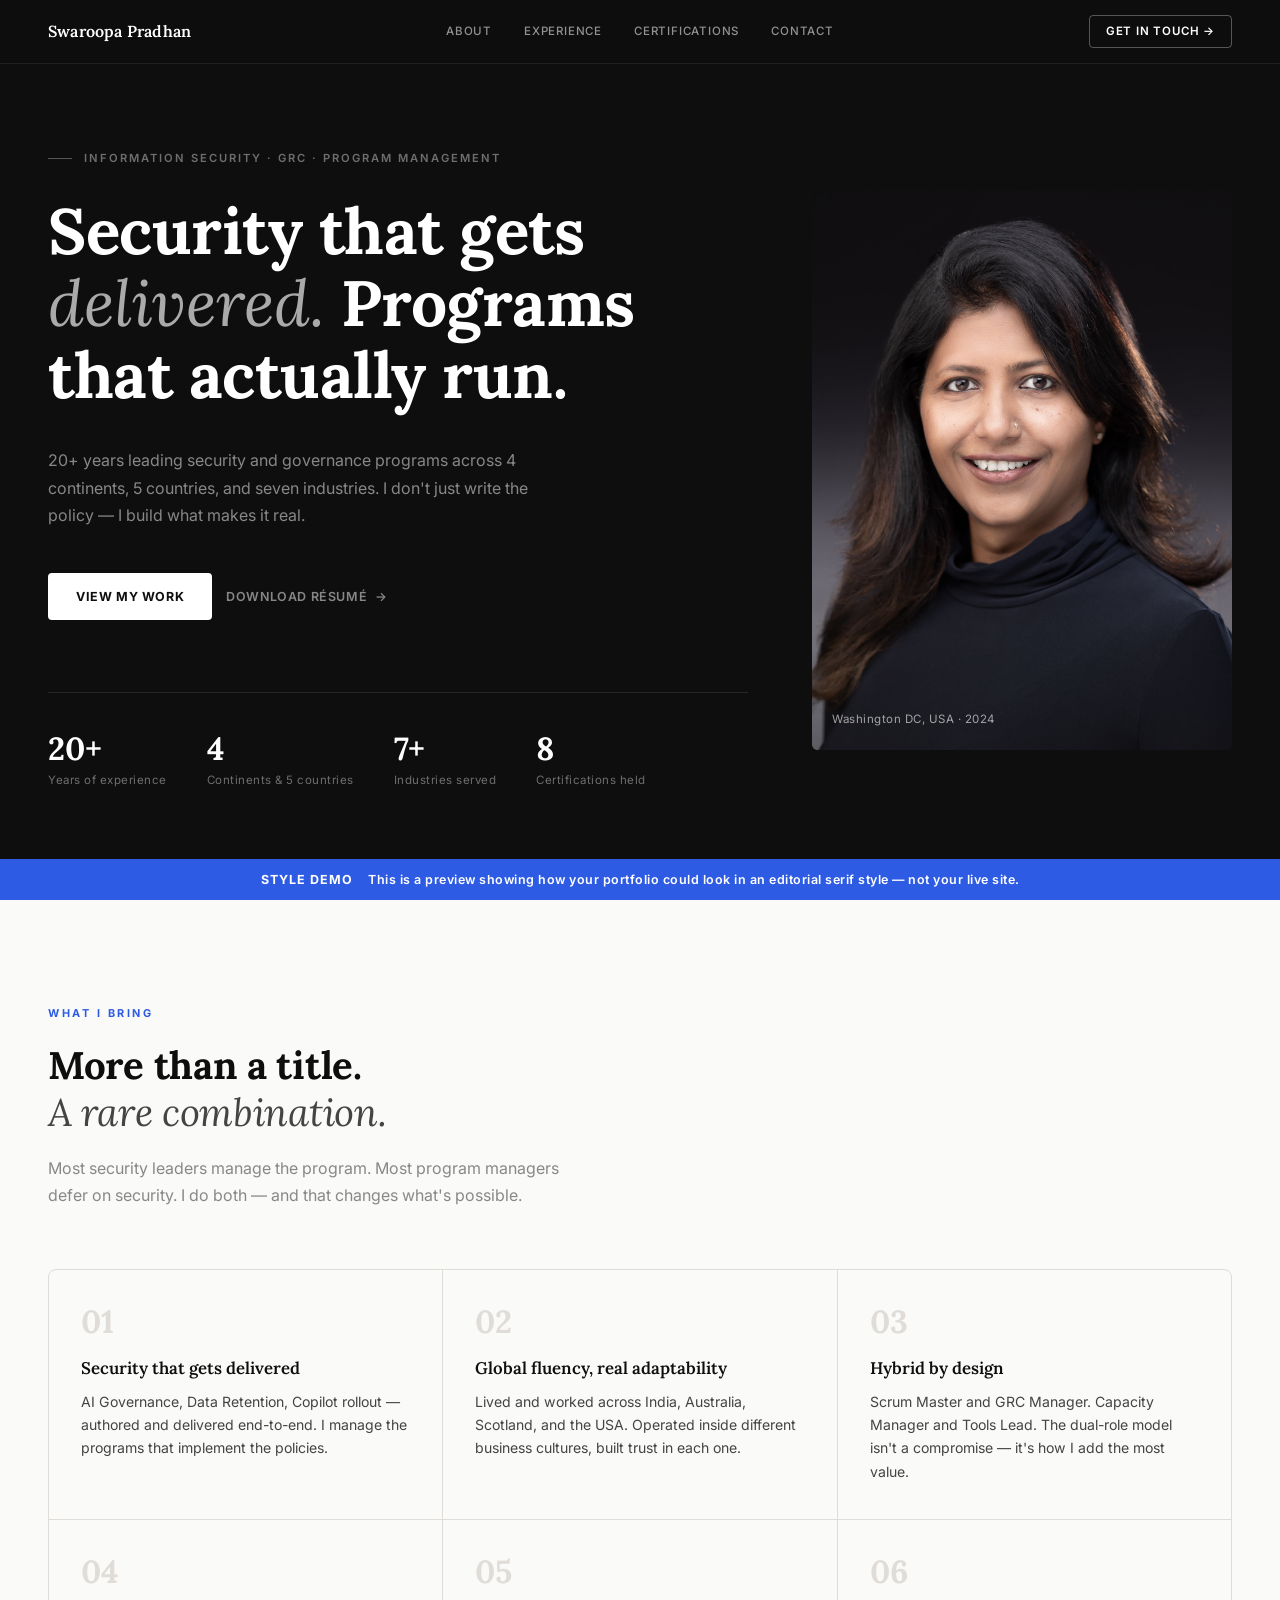
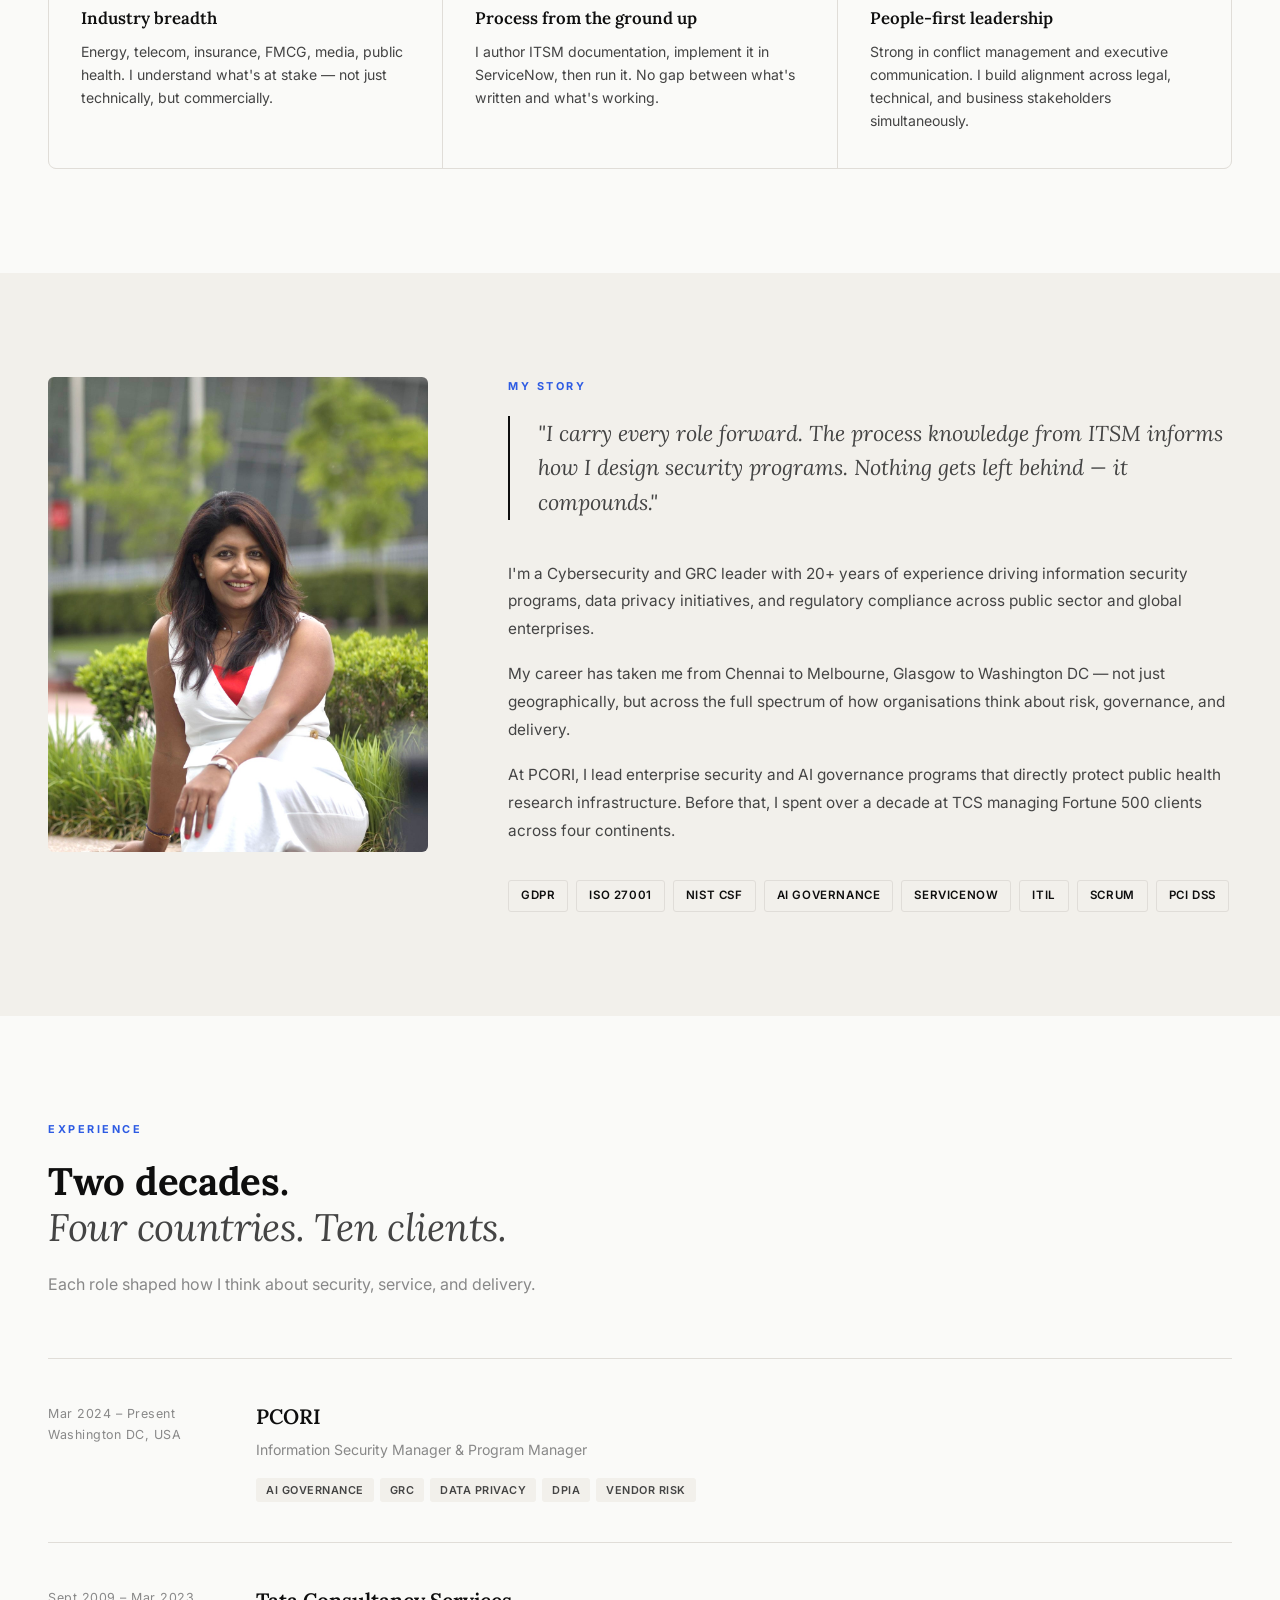
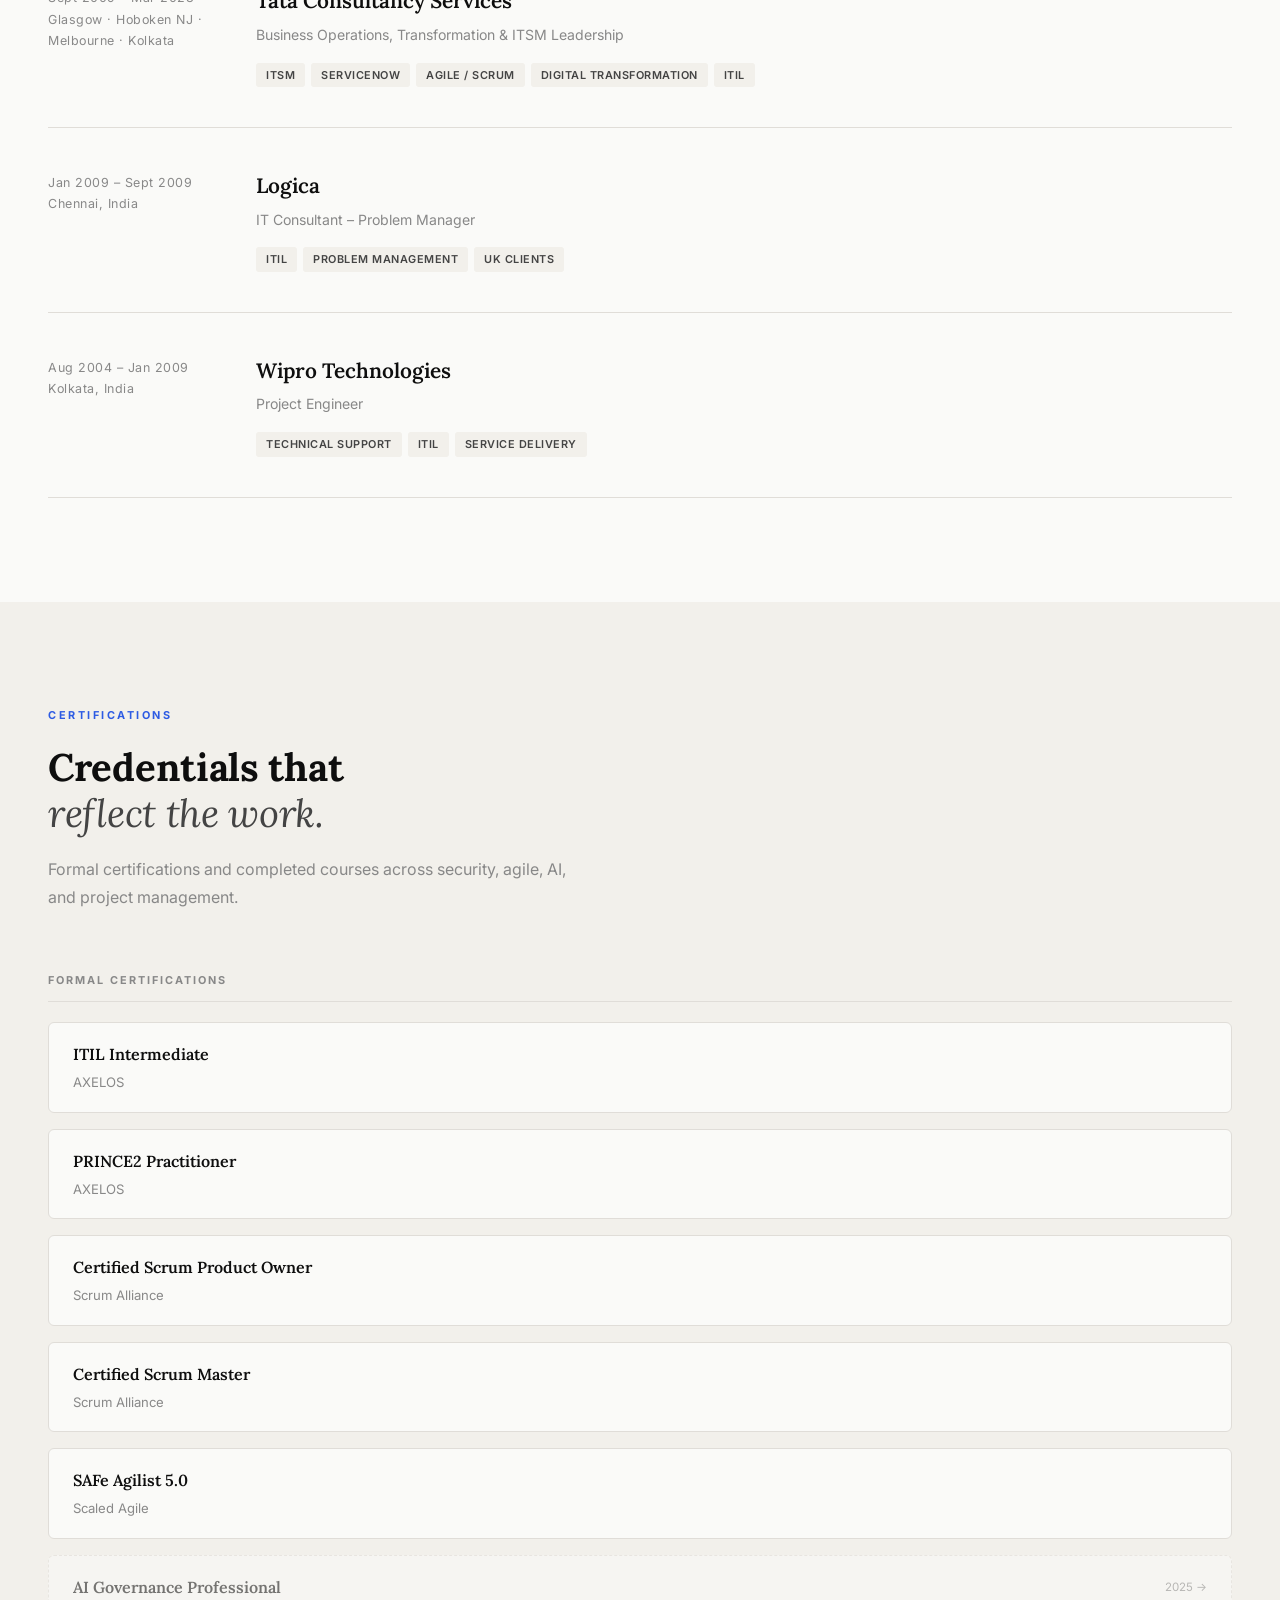
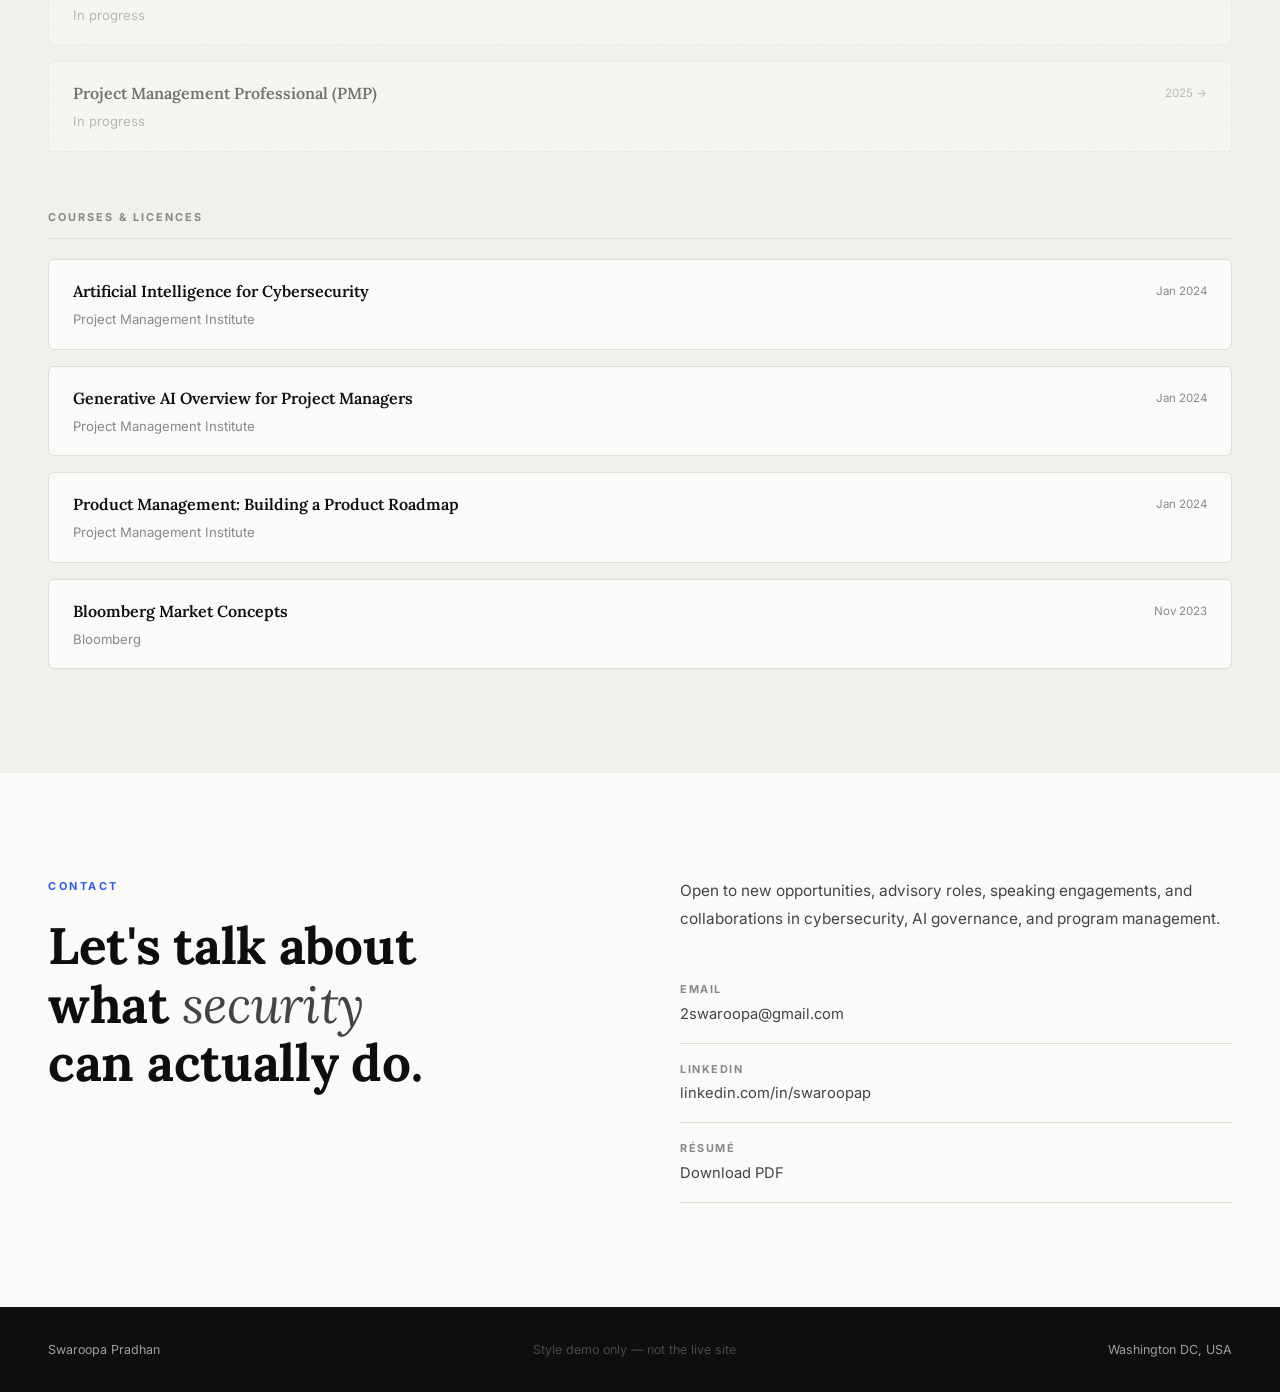
<file: style-demo.html>
<!DOCTYPE html>
<html lang="en">
<head>
  <meta charset="UTF-8" />
  <meta name="viewport" content="width=device-width, initial-scale=1.0" />
  <title>Swaroopa Pradhan — Style Demo</title>
  <link href="https://fonts.googleapis.com/css2?family=Lora:ital,wght@0,400;0,600;0,700;1,400;1,600;1,700&family=Inter:wght@300;400;500;600;700&display=swap" rel="stylesheet" />
  <style>
    *, *::before, *::after { box-sizing: border-box; margin: 0; padding: 0; }

    :root {
      --ink:       #0e0e0e;
      --ink-soft:  #444;
      --ink-muted: #888;
      --paper:     #fafaf8;
      --paper-alt: #f2f0eb;
      --accent:    #2d5be3;
      --border:    #e0ddd8;
      --serif:     'Lora', Georgia, serif;
      --sans:      'Inter', system-ui, sans-serif;
    }

    html { scroll-behavior: smooth; }
    body { font-family: var(--sans); background: var(--paper); color: var(--ink); line-height: 1.7; overflow-x: hidden; }
    a { color: inherit; text-decoration: none; }
    img { display: block; max-width: 100%; }

    /* ── NAV ── */
    nav {
      position: fixed; top: 0; width: 100%; z-index: 100;
      background: rgba(14,14,14,0.96); backdrop-filter: blur(8px);
      border-bottom: 1px solid rgba(255,255,255,0.08);
      padding: 0 48px;
      display: flex; align-items: center; justify-content: space-between;
      height: 64px;
    }
    .nav-name {
      font-family: var(--serif);
      font-size: 1rem; font-weight: 600; color: #fff;
      letter-spacing: 0.2px;
    }
    .nav-links { display: flex; gap: 8px; }
    .nav-links a {
      font-size: 0.72rem; font-weight: 500; letter-spacing: 0.8px;
      text-transform: uppercase; color: rgba(255,255,255,0.55);
      padding: 6px 12px; border-radius: 4px;
      transition: color 0.2s;
    }
    .nav-links a:hover { color: #fff; }
    .nav-cta {
      font-size: 0.72rem; font-weight: 600; letter-spacing: 0.8px;
      text-transform: uppercase; color: #fff;
      border: 1px solid rgba(255,255,255,0.3); border-radius: 4px;
      padding: 6px 16px; transition: all 0.2s;
    }
    .nav-cta:hover { background: #fff; color: var(--ink); }

    /* ── HERO ── */
    .hero {
      background: var(--ink);
      min-height: 100vh;
      display: grid;
      grid-template-columns: 1fr 420px;
      align-items: center;
      padding: 120px 48px 80px;
      gap: 64px;
      position: relative;
    }
    .hero-left {}
    .hero-tag {
      font-size: 0.7rem; font-weight: 600; letter-spacing: 2px;
      text-transform: uppercase; color: rgba(255,255,255,0.4);
      margin-bottom: 28px;
      display: flex; align-items: center; gap: 12px;
    }
    .hero-tag::before {
      content: '';
      display: inline-block; width: 24px; height: 1px;
      background: rgba(255,255,255,0.3);
    }
    .hero-headline {
      font-family: var(--serif);
      font-size: clamp(2.6rem, 5vw, 4.2rem);
      font-weight: 700;
      color: #fff;
      line-height: 1.12;
      letter-spacing: -0.5px;
      margin-bottom: 36px;
    }
    .hero-headline em {
      font-style: italic;
      color: rgba(255,255,255,0.65);
      font-weight: 400;
    }
    .hero-sub {
      font-size: 1rem; color: rgba(255,255,255,0.5);
      max-width: 480px; line-height: 1.7; margin-bottom: 44px;
    }
    .hero-actions { display: flex; gap: 14px; align-items: center; }
    .btn-primary {
      background: #fff; color: var(--ink);
      font-size: 0.78rem; font-weight: 700; letter-spacing: 0.6px;
      text-transform: uppercase; padding: 13px 28px; border-radius: 4px;
      transition: opacity 0.2s;
    }
    .btn-primary:hover { opacity: 0.88; }
    .btn-ghost {
      font-size: 0.78rem; font-weight: 600; letter-spacing: 0.6px;
      text-transform: uppercase; color: rgba(255,255,255,0.5);
      display: flex; align-items: center; gap: 8px;
      transition: color 0.2s;
    }
    .btn-ghost:hover { color: #fff; }
    .btn-ghost::after { content: '→'; }

    /* Stats row */
    .hero-stats {
      display: flex; gap: 40px; margin-top: 72px;
      border-top: 1px solid rgba(255,255,255,0.1);
      padding-top: 40px;
    }
    .stat-val {
      font-family: var(--serif);
      font-size: 2rem; font-weight: 700; color: #fff;
      display: block; line-height: 1;
    }
    .stat-label {
      font-size: 0.72rem; color: rgba(255,255,255,0.4);
      letter-spacing: 0.5px; margin-top: 6px; display: block;
    }

    /* Photo */
    .hero-right { position: relative; }
    .hero-photo-wrap {
      position: relative;
      border-radius: 6px;
      overflow: hidden;
      aspect-ratio: 3/4;
    }
    .hero-photo-wrap img {
      width: 100%; height: 100%; object-fit: cover; object-position: top;
      filter: grayscale(20%);
    }
    .hero-photo-wrap::after {
      content: '';
      position: absolute; inset: 0;
      background: linear-gradient(to bottom, transparent 60%, rgba(14,14,14,0.5));
    }
    .hero-photo-caption {
      position: absolute; bottom: 20px; left: 20px; z-index: 2;
      font-size: 0.72rem; color: rgba(255,255,255,0.6);
      letter-spacing: 0.5px;
    }

    /* ── SECTIONS ── */
    .section { padding: 104px 48px; }
    .section-alt { background: var(--paper-alt); }

    .section-label {
      font-size: 0.68rem; font-weight: 700; letter-spacing: 2.5px;
      text-transform: uppercase; color: var(--accent);
      margin-bottom: 20px;
    }
    .section-title {
      font-family: var(--serif);
      font-size: clamp(1.8rem, 3vw, 2.8rem);
      font-weight: 700; line-height: 1.2;
      letter-spacing: -0.3px; margin-bottom: 20px;
    }
    .section-title em { font-style: italic; font-weight: 400; color: var(--ink-soft); }
    .section-desc {
      color: var(--ink-muted); max-width: 520px;
      font-size: 1rem; line-height: 1.7; margin-bottom: 60px;
    }

    /* ── WHAT I BRING ── */
    .bring-grid {
      display: grid;
      grid-template-columns: repeat(3, 1fr);
      gap: 1px;
      background: var(--border);
      border: 1px solid var(--border);
      border-radius: 8px;
      overflow: hidden;
    }
    .bring-card {
      background: var(--paper);
      padding: 36px 32px;
      transition: background 0.2s;
    }
    .bring-card:hover { background: #fff; }
    .bring-num {
      font-family: var(--serif);
      font-size: 2rem; font-weight: 700;
      color: var(--border); line-height: 1;
      margin-bottom: 20px;
    }
    .bring-title {
      font-family: var(--serif);
      font-size: 1.05rem; font-weight: 600;
      margin-bottom: 10px; line-height: 1.3;
    }
    .bring-desc { font-size: 0.88rem; color: var(--ink-soft); line-height: 1.65; }

    /* ── ABOUT / PHOTO SPLIT ── */
    .about-grid {
      display: grid;
      grid-template-columns: 380px 1fr;
      gap: 80px;
      align-items: start;
    }
    .about-photo {
      border-radius: 6px;
      overflow: hidden;
      aspect-ratio: 4/5;
      position: sticky;
      top: 96px;
    }
    .about-photo img { width: 100%; height: 100%; object-fit: cover; object-position: top; }
    .about-content {}
    .about-quote {
      font-family: var(--serif);
      font-size: 1.35rem; font-style: italic; font-weight: 400;
      color: var(--ink-soft); line-height: 1.6;
      border-left: 2px solid var(--ink);
      padding-left: 28px;
      margin-bottom: 40px;
    }
    .about-text { font-size: 0.96rem; color: var(--ink-soft); line-height: 1.8; margin-bottom: 18px; }
    .about-tags { display: flex; flex-wrap: wrap; gap: 8px; margin-top: 36px; }
    .about-tag {
      font-size: 0.72rem; font-weight: 600; letter-spacing: 0.6px;
      text-transform: uppercase; color: var(--ink);
      border: 1px solid var(--border); border-radius: 3px;
      padding: 5px 12px;
    }

    /* ── EXPERIENCE ── */
    .exp-list { display: flex; flex-direction: column; gap: 0; }
    .exp-item {
      display: grid;
      grid-template-columns: 160px 1fr;
      gap: 48px;
      padding: 40px 0;
      border-bottom: 1px solid var(--border);
      cursor: pointer;
      transition: padding 0.3s;
    }
    .exp-item:first-child { border-top: 1px solid var(--border); }
    .exp-year {
      font-size: 0.78rem; color: var(--ink-muted);
      letter-spacing: 0.5px; padding-top: 4px;
    }
    .exp-company {
      font-family: var(--serif);
      font-size: 1.3rem; font-weight: 600;
      margin-bottom: 4px;
    }
    .exp-role { font-size: 0.88rem; color: var(--ink-muted); margin-bottom: 16px; }
    .exp-tags { display: flex; flex-wrap: wrap; gap: 6px; }
    .exp-tag {
      font-size: 0.68rem; font-weight: 600; letter-spacing: 0.5px;
      text-transform: uppercase;
      background: var(--paper-alt); color: var(--ink-soft);
      padding: 3px 10px; border-radius: 3px;
    }

    /* ── CERTIFICATIONS ── */
    .cert-groups { display: flex; flex-direction: column; gap: 56px; }
    .cert-group-title {
      font-size: 0.68rem; font-weight: 700; letter-spacing: 2px;
      text-transform: uppercase; color: var(--ink-muted);
      margin-bottom: 20px; padding-bottom: 12px;
      border-bottom: 1px solid var(--border);
    }
    .cert-list { display: flex; flex-direction: column; gap: 16px; }
    .cert-item {
      display: flex; align-items: flex-start;
      justify-content: space-between; gap: 24px;
      padding: 18px 24px;
      border: 1px solid var(--border); border-radius: 6px;
      background: var(--paper);
      transition: border-color 0.2s, box-shadow 0.2s;
    }
    .cert-item:hover { border-color: var(--ink); box-shadow: 0 4px 16px rgba(0,0,0,0.06); }
    .cert-item-name {
      font-family: var(--serif); font-size: 1rem; font-weight: 600;
      margin-bottom: 3px;
    }
    .cert-item-org { font-size: 0.82rem; color: var(--ink-muted); }
    .cert-item-year {
      font-size: 0.72rem; color: var(--ink-muted);
      white-space: nowrap; padding-top: 4px; flex-shrink: 0;
    }
    .cert-item--pending { opacity: 0.55; border-style: dashed; }

    /* ── CONTACT ── */
    .contact-split {
      display: grid;
      grid-template-columns: 1fr 1fr;
      gap: 80px;
      align-items: start;
    }
    .contact-big {
      font-family: var(--serif);
      font-size: clamp(2rem, 4vw, 3.2rem);
      font-weight: 700; line-height: 1.15;
      letter-spacing: -0.3px;
    }
    .contact-big em { font-style: italic; font-weight: 400; color: var(--ink-soft); }
    .contact-links { display: flex; flex-direction: column; gap: 16px; margin-top: 48px; }
    .contact-link {
      display: flex; align-items: center; gap: 16px;
      font-size: 0.92rem; color: var(--ink-soft);
      border-bottom: 1px solid var(--border); padding-bottom: 16px;
      transition: color 0.2s;
    }
    .contact-link:hover { color: var(--ink); }
    .contact-link-label { font-size: 0.68rem; font-weight: 700; letter-spacing: 1.5px; text-transform: uppercase; color: var(--ink-muted); margin-bottom: 3px; display: block; }

    /* ── FOOTER ── */
    footer {
      background: var(--ink); color: rgba(255,255,255,0.4);
      padding: 32px 48px;
      display: flex; justify-content: space-between; align-items: center;
      font-size: 0.78rem;
    }
    footer span { color: rgba(255,255,255,0.6); }

    /* ── DEMO BANNER ── */
    .demo-banner {
      position: fixed; bottom: 0; left: 0; right: 0;
      background: var(--accent); color: #fff;
      text-align: center; font-size: 0.78rem; font-weight: 600;
      letter-spacing: 0.5px; padding: 10px;
      z-index: 999;
    }
    .demo-banner strong { text-transform: uppercase; letter-spacing: 1px; margin-right: 12px; }
  </style>
</head>
<body>

  <!-- DEMO BANNER -->
  <div class="demo-banner">
    <strong>Style Demo</strong> This is a preview showing how your portfolio could look in an editorial serif style — not your live site.
  </div>

  <!-- NAV -->
  <nav>
    <span class="nav-name">Swaroopa Pradhan</span>
    <div class="nav-links">
      <a href="#about">About</a>
      <a href="#experience">Experience</a>
      <a href="#certifications">Certifications</a>
      <a href="#contact">Contact</a>
    </div>
    <a href="mailto:2swaroopa@gmail.com" class="nav-cta">Get in touch →</a>
  </nav>

  <!-- HERO -->
  <section class="hero">
    <div class="hero-left">
      <p class="hero-tag">Information Security · GRC · Program Management</p>
      <h1 class="hero-headline">
        Security that gets<br>
        <em>delivered.</em> Programs<br>
        that actually run.
      </h1>
      <p class="hero-sub">
        20+ years leading security and governance programs across 4 continents, 5 countries, and seven industries. I don't just write the policy — I build what makes it real.
      </p>
      <div class="hero-actions">
        <a href="#experience" class="btn-primary">View my work</a>
        <a href="Swaroopa_Resume2026.pdf" class="btn-ghost">Download résumé</a>
      </div>
      <div class="hero-stats">
        <div>
          <span class="stat-val">20+</span>
          <span class="stat-label">Years of experience</span>
        </div>
        <div>
          <span class="stat-val">4</span>
          <span class="stat-label">Continents &amp; 5 countries</span>
        </div>
        <div>
          <span class="stat-val">7+</span>
          <span class="stat-label">Industries served</span>
        </div>
        <div>
          <span class="stat-val">8</span>
          <span class="stat-label">Certifications held</span>
        </div>
      </div>
    </div>
    <div class="hero-right">
      <div class="hero-photo-wrap">
        <img src="IMG_2279.jpg" alt="Swaroopa Pradhan" />
        <span class="hero-photo-caption">Washington DC, USA · 2024</span>
      </div>
    </div>
  </section>

  <!-- WHAT I BRING -->
  <section class="section" id="about">
    <p class="section-label">What I bring</p>
    <h2 class="section-title">More than a title.<br><em>A rare combination.</em></h2>
    <p class="section-desc">Most security leaders manage the program. Most program managers defer on security. I do both — and that changes what's possible.</p>
    <div class="bring-grid">
      <div class="bring-card">
        <div class="bring-num">01</div>
        <h3 class="bring-title">Security that gets delivered</h3>
        <p class="bring-desc">AI Governance, Data Retention, Copilot rollout — authored and delivered end-to-end. I manage the programs that implement the policies.</p>
      </div>
      <div class="bring-card">
        <div class="bring-num">02</div>
        <h3 class="bring-title">Global fluency, real adaptability</h3>
        <p class="bring-desc">Lived and worked across India, Australia, Scotland, and the USA. Operated inside different business cultures, built trust in each one.</p>
      </div>
      <div class="bring-card">
        <div class="bring-num">03</div>
        <h3 class="bring-title">Hybrid by design</h3>
        <p class="bring-desc">Scrum Master and GRC Manager. Capacity Manager and Tools Lead. The dual-role model isn't a compromise — it's how I add the most value.</p>
      </div>
      <div class="bring-card">
        <div class="bring-num">04</div>
        <h3 class="bring-title">Industry breadth</h3>
        <p class="bring-desc">Energy, telecom, insurance, FMCG, media, public health. I understand what's at stake — not just technically, but commercially.</p>
      </div>
      <div class="bring-card">
        <div class="bring-num">05</div>
        <h3 class="bring-title">Process from the ground up</h3>
        <p class="bring-desc">I author ITSM documentation, implement it in ServiceNow, then run it. No gap between what's written and what's working.</p>
      </div>
      <div class="bring-card">
        <div class="bring-num">06</div>
        <h3 class="bring-title">People-first leadership</h3>
        <p class="bring-desc">Strong in conflict management and executive communication. I build alignment across legal, technical, and business stakeholders simultaneously.</p>
      </div>
    </div>
  </section>

  <!-- ABOUT PHOTO SPLIT -->
  <section class="section section-alt">
    <div class="about-grid">
      <div class="about-photo">
        <img src="39773DDB-6D2E-4821-9DF0-E570EA47BE58_1_201_a.jpeg" alt="Swaroopa Pradhan" />
      </div>
      <div class="about-content">
        <p class="section-label">My story</p>
        <blockquote class="about-quote">
          "I carry every role forward. The process knowledge from ITSM informs how I design security programs. Nothing gets left behind — it compounds."
        </blockquote>
        <p class="about-text">
          I'm a Cybersecurity and GRC leader with 20+ years of experience driving information security programs, data privacy initiatives, and regulatory compliance across public sector and global enterprises.
        </p>
        <p class="about-text">
          My career has taken me from Chennai to Melbourne, Glasgow to Washington DC — not just geographically, but across the full spectrum of how organisations think about risk, governance, and delivery.
        </p>
        <p class="about-text">
          At PCORI, I lead enterprise security and AI governance programs that directly protect public health research infrastructure. Before that, I spent over a decade at TCS managing Fortune 500 clients across four continents.
        </p>
        <div class="about-tags">
          <span class="about-tag">GDPR</span>
          <span class="about-tag">ISO 27001</span>
          <span class="about-tag">NIST CSF</span>
          <span class="about-tag">AI Governance</span>
          <span class="about-tag">ServiceNow</span>
          <span class="about-tag">ITIL</span>
          <span class="about-tag">Scrum</span>
          <span class="about-tag">PCI DSS</span>
        </div>
      </div>
    </div>
  </section>

  <!-- EXPERIENCE -->
  <section class="section" id="experience">
    <p class="section-label">Experience</p>
    <h2 class="section-title">Two decades.<br><em>Four countries. Ten clients.</em></h2>
    <p class="section-desc">Each role shaped how I think about security, service, and delivery.</p>
    <div class="exp-list">
      <div class="exp-item">
        <div class="exp-year">Mar 2024 – Present<br>Washington DC, USA</div>
        <div>
          <p class="exp-company">PCORI</p>
          <p class="exp-role">Information Security Manager & Program Manager</p>
          <div class="exp-tags">
            <span class="exp-tag">AI Governance</span>
            <span class="exp-tag">GRC</span>
            <span class="exp-tag">Data Privacy</span>
            <span class="exp-tag">DPIA</span>
            <span class="exp-tag">Vendor Risk</span>
          </div>
        </div>
      </div>
      <div class="exp-item">
        <div class="exp-year">Sept 2009 – Mar 2023<br>Glasgow · Hoboken NJ · Melbourne · Kolkata</div>
        <div>
          <p class="exp-company">Tata Consultancy Services</p>
          <p class="exp-role">Business Operations, Transformation & ITSM Leadership</p>
          <div class="exp-tags">
            <span class="exp-tag">ITSM</span>
            <span class="exp-tag">ServiceNow</span>
            <span class="exp-tag">Agile / Scrum</span>
            <span class="exp-tag">Digital Transformation</span>
            <span class="exp-tag">ITIL</span>
          </div>
        </div>
      </div>
      <div class="exp-item">
        <div class="exp-year">Jan 2009 – Sept 2009<br>Chennai, India</div>
        <div>
          <p class="exp-company">Logica</p>
          <p class="exp-role">IT Consultant – Problem Manager</p>
          <div class="exp-tags">
            <span class="exp-tag">ITIL</span>
            <span class="exp-tag">Problem Management</span>
            <span class="exp-tag">UK Clients</span>
          </div>
        </div>
      </div>
      <div class="exp-item">
        <div class="exp-year">Aug 2004 – Jan 2009<br>Kolkata, India</div>
        <div>
          <p class="exp-company">Wipro Technologies</p>
          <p class="exp-role">Project Engineer</p>
          <div class="exp-tags">
            <span class="exp-tag">Technical Support</span>
            <span class="exp-tag">ITIL</span>
            <span class="exp-tag">Service Delivery</span>
          </div>
        </div>
      </div>
    </div>
  </section>

  <!-- CERTIFICATIONS -->
  <section class="section section-alt" id="certifications">
    <p class="section-label">Certifications</p>
    <h2 class="section-title">Credentials that<br><em>reflect the work.</em></h2>
    <p class="section-desc">Formal certifications and completed courses across security, agile, AI, and project management.</p>
    <div class="cert-groups">
      <div>
        <p class="cert-group-title">Formal Certifications</p>
        <div class="cert-list">
          <div class="cert-item">
            <div>
              <p class="cert-item-name">ITIL Intermediate</p>
              <p class="cert-item-org">AXELOS</p>
            </div>
          </div>
          <div class="cert-item">
            <div>
              <p class="cert-item-name">PRINCE2 Practitioner</p>
              <p class="cert-item-org">AXELOS</p>
            </div>
          </div>
          <div class="cert-item">
            <div>
              <p class="cert-item-name">Certified Scrum Product Owner</p>
              <p class="cert-item-org">Scrum Alliance</p>
            </div>
          </div>
          <div class="cert-item">
            <div>
              <p class="cert-item-name">Certified Scrum Master</p>
              <p class="cert-item-org">Scrum Alliance</p>
            </div>
          </div>
          <div class="cert-item">
            <div>
              <p class="cert-item-name">SAFe Agilist 5.0</p>
              <p class="cert-item-org">Scaled Agile</p>
            </div>
          </div>
          <div class="cert-item cert-item--pending">
            <div>
              <p class="cert-item-name">AI Governance Professional</p>
              <p class="cert-item-org">In progress</p>
            </div>
            <span class="cert-item-year">2025 →</span>
          </div>
          <div class="cert-item cert-item--pending">
            <div>
              <p class="cert-item-name">Project Management Professional (PMP)</p>
              <p class="cert-item-org">In progress</p>
            </div>
            <span class="cert-item-year">2025 →</span>
          </div>
        </div>
      </div>
      <div>
        <p class="cert-group-title">Courses & Licences</p>
        <div class="cert-list">
          <div class="cert-item">
            <div>
              <p class="cert-item-name">Artificial Intelligence for Cybersecurity</p>
              <p class="cert-item-org">Project Management Institute</p>
            </div>
            <span class="cert-item-year">Jan 2024</span>
          </div>
          <div class="cert-item">
            <div>
              <p class="cert-item-name">Generative AI Overview for Project Managers</p>
              <p class="cert-item-org">Project Management Institute</p>
            </div>
            <span class="cert-item-year">Jan 2024</span>
          </div>
          <div class="cert-item">
            <div>
              <p class="cert-item-name">Product Management: Building a Product Roadmap</p>
              <p class="cert-item-org">Project Management Institute</p>
            </div>
            <span class="cert-item-year">Jan 2024</span>
          </div>
          <div class="cert-item">
            <div>
              <p class="cert-item-name">Bloomberg Market Concepts</p>
              <p class="cert-item-org">Bloomberg</p>
            </div>
            <span class="cert-item-year">Nov 2023</span>
          </div>
        </div>
      </div>
    </div>
  </section>

  <!-- CONTACT -->
  <section class="section" id="contact">
    <div class="contact-split">
      <div>
        <p class="section-label">Contact</p>
        <h2 class="contact-big">
          Let's talk about<br>
          what <em>security</em><br>
          can actually do.
        </h2>
      </div>
      <div>
        <p class="about-text" style="margin-bottom: 0;">Open to new opportunities, advisory roles, speaking engagements, and collaborations in cybersecurity, AI governance, and program management.</p>
        <div class="contact-links">
          <a href="mailto:2swaroopa@gmail.com" class="contact-link">
            <div>
              <span class="contact-link-label">Email</span>
              2swaroopa@gmail.com
            </div>
          </a>
          <a href="https://www.linkedin.com/in/swaroopap/" class="contact-link" target="_blank">
            <div>
              <span class="contact-link-label">LinkedIn</span>
              linkedin.com/in/swaroopap
            </div>
          </a>
          <a href="Swaroopa_Resume2026.pdf" class="contact-link" target="_blank">
            <div>
              <span class="contact-link-label">Résumé</span>
              Download PDF
            </div>
          </a>
        </div>
      </div>
    </div>
  </section>

  <!-- FOOTER -->
  <footer>
    <span>Swaroopa Pradhan</span>
    <span style="color:rgba(255,255,255,0.25)">Style demo only — not the live site</span>
    <span>Washington DC, USA</span>
  </footer>

</body>
</html>
</file>
<file: style.css>
/* ─── RESET & BASE ──────────────────────────────────────── */
*, *::before, *::after { box-sizing: border-box; margin: 0; padding: 0; }

:root {
  --blue:        #4547EA;
  --blue-hover:  #3335CC;
  --hero-left:   #CFC0BC;
  --hero-right:  #E8E5F5;
  --card-footer: #C0B0AB;
  --bg:          #FFFFFF;
  --bg-alt:      #F7F7F7;
  --text:        #1A1A1A;
  --text-muted:  #666666;
  --border:      #E5E5E5;
  --shadow-sm:   0 2px 8px rgba(0,0,0,.08);
  --shadow-md:   0 8px 32px rgba(0,0,0,.12);
  --shadow-lg:   0 20px 48px rgba(0,0,0,.16);
  --radius:      10px;
  --radius-lg:   16px;
  --nav-h:       70px;
  --transition:  0.25s ease;
  --font:        'Inter', system-ui, sans-serif;
}

html { scroll-behavior: smooth; }

body {
  font-family: var(--font);
  background: var(--bg);
  color: var(--text);
  line-height: 1.7;
  overflow-x: hidden;
}

a { color: inherit; text-decoration: none; }
img { display: block; max-width: 100%; }
ul { list-style: none; }

.container {
  max-width: 1100px;
  margin: 0 auto;
  padding: 0 32px;
}

.accent { color: var(--blue); }

/* ─── BUTTONS ───────────────────────────────────────────── */
.btn {
  display: inline-flex;
  align-items: center;
  gap: 8px;
  padding: 11px 28px;
  border-radius: 30px;
  font-size: 0.82rem;
  font-weight: 700;
  letter-spacing: 0.8px;
  cursor: pointer;
  transition: all var(--transition);
  border: 2px solid transparent;
  white-space: nowrap;
}
.btn-filled {
  background: var(--blue);
  color: #fff;
  border-color: var(--blue);
}
.btn-filled:hover {
  background: var(--blue-hover);
  border-color: var(--blue-hover);
  transform: translateY(-2px);
  box-shadow: 0 6px 20px rgba(69,71,234,.35);
}
.btn-outline-pill {
  background: transparent;
  color: var(--text);
  border-color: var(--text);
}
.btn-outline-pill:hover {
  background: var(--text);
  color: #fff;
  transform: translateY(-2px);
}
.btn-wide { width: 100%; justify-content: center; }

/* ─── NAVBAR ────────────────────────────────────────────── */
#navbar {
  position: fixed;
  top: 0;
  width: 100%;
  height: var(--nav-h);
  z-index: 1000;
  background: #fff;
  border-bottom: 1px solid var(--border);
  display: flex;
  align-items: center;
  transition: transform 0.3s ease, box-shadow 0.3s ease;
}
#navbar.nav-hidden {
  transform: translateY(-100%);
}
#navbar.scrolled {
  box-shadow: 0 2px 16px rgba(0,0,0,0.08);
}
.nav-inner {
  max-width: 1300px;
  margin: 0 auto;
  padding: 0 32px;
  width: 100%;
  display: flex;
  align-items: center;
  justify-content: space-between;
  gap: 24px;
}
.nav-brand {
  display: flex;
  align-items: center;
  gap: 10px;
  flex-shrink: 0;
}
.brand-square {
  width: 18px;
  height: 18px;
  background: var(--blue);
  border-radius: 3px;
  flex-shrink: 0;
}
.brand-name {
  font-size: 1rem;
  font-weight: 800;
  color: var(--text);
  letter-spacing: -0.2px;
}
.brand-sep,
.brand-role {
  display: none;
}

.nav-links {
  display: flex;
  align-items: center;
  gap: 4px;
}
.nav-links a {
  padding: 6px 10px;
  font-size: 0.72rem;
  font-weight: 600;
  letter-spacing: 0.4px;
  color: var(--text-muted);
  border-radius: 6px;
  transition: all var(--transition);
}
.nav-links a:hover,
.nav-links a.active { color: var(--blue); }

.hamburger {
  display: none;
  flex-direction: column;
  gap: 5px;
  background: none;
  border: none;
  cursor: pointer;
  padding: 4px;
}
.hamburger span {
  display: block;
  width: 22px;
  height: 2px;
  background: var(--text);
  border-radius: 2px;
  transition: all var(--transition);
}
.hamburger.open span:nth-child(1) { transform: translateY(7px) rotate(45deg); }
.hamburger.open span:nth-child(2) { opacity: 0; }
.hamburger.open span:nth-child(3) { transform: translateY(-7px) rotate(-45deg); }

/* ─── HERO ──────────────────────────────────────────────── */
.hero {
  display: flex;
  min-height: 100vh;
  padding-top: var(--nav-h);
}

/* Left panel — full bleed */
.hero-left {
  width: 42%;
  position: relative;
  overflow: hidden;
  padding: 0;
}

/* Carousel */
.profile-carousel {
  position: relative;
  width: 100%;
  height: 100%;
  min-height: calc(100vh - var(--nav-h));
}
.carousel-slide {
  position: absolute;
  inset: 0;
  opacity: 0;
  transition: opacity 0.8s ease;
}
.carousel-slide.active { opacity: 1; }

.profile-img {
  width: 100%;
  height: 100%;
  object-fit: cover;
  object-position: top center;
  display: block;
}

/* Overlay text */
.profile-img-overlay {
  position: absolute;
  bottom: 0;
  left: 0;
  right: 0;
  padding: 120px 36px 36px;
  background: linear-gradient(to top, rgba(0,0,0,0.80) 55%, transparent);
}
.profile-name {
  font-size: 2rem;
  font-weight: 800;
  color: #fff;
  line-height: 1.15;
  margin-bottom: 10px;
  letter-spacing: -0.5px;
}
.profile-divider {
  width: 36px;
  height: 3px;
  background: var(--blue);
  border-radius: 2px;
  margin: 0 0 10px;
}
.profile-title {
  font-size: 0.7rem;
  font-weight: 600;
  letter-spacing: 1.8px;
  color: rgba(255,255,255,0.75);
  text-transform: uppercase;
  margin-bottom: 20px;
}
.profile-location {
  font-size: 0.65rem;
  font-weight: 400;
  letter-spacing: 1.2px;
  color: rgba(255,255,255,0.55);
  margin-top: -14px;
  margin-bottom: 20px;
}
.profile-location i {
  margin-right: 4px;
  color: var(--accent, #4f6ef7);
}
.profile-card-footer {
  display: flex;
  gap: 12px;
}
.profile-card-footer a {
  color: #fff;
  font-size: 1rem;
  transition: all var(--transition);
  width: 36px;
  height: 36px;
  border-radius: 50%;
  background: rgba(255,255,255,.2);
  backdrop-filter: blur(4px);
  border: 1px solid rgba(255,255,255,.3);
  display: flex;
  align-items: center;
  justify-content: center;
}
.profile-card-footer a:hover {
  background: rgba(255,255,255,.4);
  transform: scale(1.1);
}

/* Carousel dots */
.carousel-dots {
  position: absolute;
  bottom: 36px;
  right: 36px;
  display: flex;
  gap: 7px;
}
.carousel-dot {
  width: 7px;
  height: 7px;
  border-radius: 50%;
  background: rgba(255,255,255,.4);
  border: none;
  cursor: pointer;
  transition: all var(--transition);
  padding: 0;
}
.carousel-dot.active {
  background: #fff;
  width: 20px;
  border-radius: 4px;
}

/* Right panel */
.hero-right {
  flex: 1;
  background: #0e0e0e;
  display: flex;
  align-items: center;
  padding: 60px 72px;
}
.hero-content { max-width: 540px; }
.hero-tag {
  font-size: 0.68rem;
  font-weight: 600;
  letter-spacing: 2px;
  text-transform: uppercase;
  color: rgba(255,255,255,0.38);
  margin-bottom: 28px;
  display: flex;
  align-items: center;
  gap: 12px;
}
.hero-tag::before {
  content: '';
  display: inline-block;
  width: 24px;
  height: 1px;
  background: rgba(255,255,255,0.25);
  flex-shrink: 0;
}
.hero-headline {
  font-family: 'Lora', Georgia, serif;
  font-size: clamp(2.8rem, 5vw, 4.2rem);
  font-weight: 700;
  color: #fff;
  line-height: 1.1;
  letter-spacing: -0.5px;
  margin-bottom: 28px;
}
.hero-headline em {
  font-style: italic;
  font-weight: 400;
  color: rgba(255,255,255,0.5);
}
.hero-sub {
  font-size: 0.97rem;
  color: rgba(255,255,255,0.45);
  margin-bottom: 36px;
  font-weight: 400;
  line-height: 1.75;
  max-width: 420px;
}
.hero-right .btn-outline-pill {
  color: rgba(255,255,255,0.7);
  border-color: rgba(255,255,255,0.25);
}
.hero-right .btn-outline-pill:hover {
  background: rgba(255,255,255,0.1);
  color: #fff;
  border-color: rgba(255,255,255,0.5);
}
.hero-btns {
  display: flex;
  gap: 14px;
  margin-bottom: 36px;
  flex-wrap: wrap;
}
.hero-desc {
  font-size: 0.95rem;
  color: var(--text-muted);
  line-height: 1.75;
  max-width: 460px;
}
.hero-desc strong { color: var(--text); font-weight: 600; }

/* ─── SECTIONS ──────────────────────────────────────────── */
.section { padding: 96px 0; }
.section-alt { background: var(--bg-alt); }

.section-heading {
  font-size: clamp(1.75rem, 3vw, 2.4rem);
  font-weight: 800;
  color: var(--text);
  margin-bottom: 52px;
  position: relative;
  display: inline-block;
  letter-spacing: -0.5px;
}
.section-heading::after {
  content: '';
  position: absolute;
  left: 0;
  bottom: -10px;
  width: 44px;
  height: 3px;
  background: var(--blue);
  border-radius: 2px;
}
.section-sub {
  color: var(--text-muted);
  font-size: 1rem;
  margin-top: -38px;
  margin-bottom: 44px;
  max-width: 520px;
}

/* ─── WHAT I BRING ──────────────────────────────────────── */
.wib-label {
  font-size: 0.72rem;
  font-weight: 700;
  letter-spacing: 2px;
  color: var(--blue);
  text-transform: uppercase;
  margin-bottom: 12px;
}

.wib-grid {
  display: grid;
  grid-template-columns: repeat(3, 1fr);
  gap: 24px;
  margin-bottom: 48px;
}

.wib-card {
  border: 1.5px solid var(--border);
  border-radius: var(--radius-lg);
  padding: 32px 28px;
  background: var(--bg);
  transition: box-shadow var(--transition), transform var(--transition);
}

.wib-card:hover {
  box-shadow: var(--shadow-md);
  transform: translateY(-3px);
}

.wib-icon {
  width: 36px;
  height: 36px;
  display: flex;
  align-items: center;
  justify-content: center;
  color: var(--blue);
  font-size: 1.1rem;
  margin-bottom: 16px;
  border: 1.5px solid var(--border);
  border-radius: 6px;
}

.wib-card h3 {
  font-size: 1rem;
  font-weight: 700;
  margin-bottom: 10px;
  color: var(--text);
}

.wib-card p {
  font-size: 0.9rem;
  color: var(--text-muted);
  line-height: 1.65;
}

.wib-quote {
  background: #F0F0FF;
  border-left: 4px solid var(--blue);
  border-radius: var(--radius);
  padding: 28px 36px;
  font-style: italic;
  font-size: 1rem;
  color: var(--text);
  line-height: 1.7;
  margin-bottom: 52px;
}

.wib-stats {
  display: grid;
  grid-template-columns: repeat(4, 1fr);
  gap: 20px;
}

.wib-stat {
  background: var(--bg-alt);
  border-radius: var(--radius);
  padding: 24px 20px;
  display: flex;
  flex-direction: column;
  align-items: center;
  gap: 6px;
}

.wib-stat-num {
  font-size: 2rem;
  font-weight: 800;
  color: var(--text);
  letter-spacing: -1px;
}

.wib-stat-label {
  font-size: 0.78rem;
  color: var(--text-muted);
  text-align: center;
}

@media (max-width: 900px) {
  .wib-grid { grid-template-columns: repeat(2, 1fr); }
  .wib-stats { grid-template-columns: repeat(2, 1fr); }
}

@media (max-width: 600px) {
  .wib-grid { grid-template-columns: 1fr; }
  .wib-stats { grid-template-columns: repeat(2, 1fr); }
}

/* ─── SKILLS OVERLAY ────────────────────────────────────── */
#skills {
  display: none;
  position: fixed;
  inset: 0;
  z-index: 500;
  overflow-y: auto;
  background: var(--bg);
  padding-top: var(--nav-h);
}
#skills.skills-open { display: block; }

.skills-close {
  position: fixed;
  top: calc(var(--nav-h) + 16px);
  right: 28px;
  z-index: 502;
  width: 38px;
  height: 38px;
  border-radius: 50%;
  background: var(--text);
  color: #fff;
  border: none;
  cursor: pointer;
  font-size: 0.9rem;
  display: flex;
  align-items: center;
  justify-content: center;
  box-shadow: var(--shadow-md);
  transition: background var(--transition);
}
.skills-close:hover { background: var(--blue); }

.skills-edu-block {
  margin-top: 72px;
  padding-top: 56px;
  border-top: 1px solid var(--border);
}

/* ─── CLIENT JOURNEY OVERLAY ────────────────────────────── */
#client-journey {
  display: none;
  position: fixed;
  inset: 0;
  z-index: 500;
  overflow-y: auto;
  background: var(--bg);
  padding-top: var(--nav-h);
}
#client-journey.cj-open { display: block; }

.cj-close {
  position: fixed;
  top: calc(var(--nav-h) + 16px);
  right: 28px;
  z-index: 502;
  width: 38px;
  height: 38px;
  border-radius: 50%;
  background: var(--text);
  color: #fff;
  border: none;
  cursor: pointer;
  font-size: 0.9rem;
  display: flex;
  align-items: center;
  justify-content: center;
  box-shadow: var(--shadow-md);
  transition: background var(--transition);
}
.cj-close:hover { background: var(--blue); }

/* ─── CLIENT JOURNEY ────────────────────────────────────── */
.cj-timeline {
  position: relative;
  padding-left: 32px;
}

.cj-timeline::before {
  content: '';
  position: absolute;
  left: 10px;
  top: 8px;
  bottom: 0;
  width: 2px;
  background: var(--border);
}

.cj-era {
  position: relative;
  margin-bottom: 52px;
}

.cj-era:last-child { margin-bottom: 0; }

.cj-era-dot {
  position: absolute;
  left: -27px;
  top: 4px;
  width: 16px;
  height: 16px;
  border-radius: 3px;
  border: 2px solid var(--border);
  background: var(--bg-alt);
}

.cj-era-dot-current {
  border-color: var(--blue);
  background: var(--blue);
}

.cj-era-label {
  font-size: 0.72rem;
  font-weight: 700;
  letter-spacing: 1.5px;
  color: var(--text-muted);
  text-transform: uppercase;
  margin-bottom: 16px;
}

.cj-era-label-current {
  color: var(--blue);
}

.cj-era-note {
  font-size: 0.9rem;
  color: var(--text-muted);
  margin-bottom: 16px;
  max-width: 560px;
  line-height: 1.6;
}

.cj-clients {
  display: flex;
  flex-direction: column;
  gap: 12px;
}

.cj-client {
  background: var(--bg);
  border: 1.5px solid var(--border);
  border-radius: var(--radius);
  padding: 18px 22px;
  max-width: 560px;
  transition: box-shadow var(--transition);
}

.cj-client:hover {
  box-shadow: var(--shadow-sm);
}

.cj-client-current {
  border-color: var(--blue);
}

.cj-client-name {
  font-size: 0.95rem;
  font-weight: 700;
  color: var(--text);
  display: flex;
  align-items: center;
  gap: 8px;
  margin-bottom: 2px;
}

.cj-client-meta {
  font-size: 0.78rem;
  color: var(--text-muted);
  margin-bottom: 6px;
}

.cj-client-desc {
  font-size: 0.85rem;
  color: var(--text-muted);
  line-height: 1.55;
}

.cj-badge {
  font-size: 0.65rem;
  font-weight: 700;
  letter-spacing: 0.5px;
  background: var(--blue);
  color: #fff;
  padding: 2px 8px;
  border-radius: 20px;
  text-transform: lowercase;
}

/* ─── ABOUT ─────────────────────────────────────────────── */
.about-grid {
  display: grid;
  grid-template-columns: 1fr 340px;
  gap: 64px;
  align-items: start;
}
.about-copy p {
  color: var(--text-muted);
  margin-bottom: 16px;
  font-size: 0.97rem;
}
.about-copy p strong { color: var(--text); font-weight: 600; }
.interests {
  display: flex;
  flex-wrap: wrap;
  gap: 8px;
  margin-top: 24px;
}
.interest-tag {
  background: #fff;
  border: 1px solid var(--border);
  color: var(--text-muted);
  padding: 5px 14px;
  border-radius: 30px;
  font-size: 0.82rem;
  display: flex;
  align-items: center;
  gap: 6px;
}
.interest-tag i { color: var(--blue); }

.about-right {
  display: flex;
  flex-direction: column;
  gap: 16px;
}
.about-photo {
  border-radius: var(--radius-lg);
  overflow: hidden;
  box-shadow: var(--shadow-md);
}
.about-photo img {
  width: 100%;
  height: 280px;
  object-fit: cover;
  object-position: top center;
  display: block;
}

.about-stats {
  display: grid;
  grid-template-columns: 1fr 1fr;
  gap: 14px;
}
.stat-card {
  background: #fff;
  border: 1px solid var(--border);
  border-radius: var(--radius);
  padding: 22px 18px;
  text-align: center;
  box-shadow: var(--shadow-sm);
  transition: all var(--transition);
  display: flex;
  flex-direction: column;
  align-items: center;
  gap: 6px;
}
.stat-card:hover {
  border-color: var(--blue);
  transform: translateY(-3px);
  box-shadow: var(--shadow-md);
}
.stat-number {
  font-size: 1.9rem;
  font-weight: 900;
  color: var(--text);
  line-height: 1;
  letter-spacing: -1px;
}
.stat-plus { color: var(--blue); }
.stat-icon { font-size: 1.7rem; color: var(--blue); }
.stat-label {
  font-size: 0.77rem;
  color: var(--text-muted);
  font-weight: 500;
  line-height: 1.4;
  text-align: center;
}

/* ─── ABOUT OVERLAY ─────────────────────────────────────── */
#about {
  display: block;
}

.about-close {
  position: fixed;
  top: calc(var(--nav-h) + 16px);
  right: 28px;
  z-index: 502;
  width: 38px;
  height: 38px;
  border-radius: 50%;
  background: var(--text);
  color: #fff;
  border: none;
  cursor: pointer;
  font-size: 0.9rem;
  display: flex;
  align-items: center;
  justify-content: center;
  box-shadow: var(--shadow-md);
  transition: background var(--transition);
}
.about-close:hover { background: var(--blue); }

/* Photo + story split */
.about-split {
  display: grid;
  grid-template-columns: 340px 1fr;
  gap: 72px;
  align-items: start;
  margin-bottom: 88px;
}
.about-split-photo {
  border-radius: var(--radius-lg);
  overflow: hidden;
  position: sticky;
  top: calc(var(--nav-h) + 24px);
}
.about-split-photo img {
  width: 100%;
  aspect-ratio: 3/4;
  object-fit: cover;
  object-position: top;
  display: block;
}
.about-section-label {
  font-size: 0.68rem;
  font-weight: 700;
  letter-spacing: 2.5px;
  text-transform: uppercase;
  color: var(--blue);
  margin-bottom: 20px;
}
.about-blockquote {
  font-family: 'Lora', Georgia, serif;
  font-size: 1.2rem;
  font-style: italic;
  font-weight: 400;
  color: var(--text-muted);
  line-height: 1.65;
  border-left: 3px solid var(--text);
  padding-left: 24px;
  margin-bottom: 32px;
}
.about-body {
  font-size: 0.96rem;
  color: var(--text-muted);
  line-height: 1.8;
  margin-bottom: 16px;
}
.about-body strong { color: var(--text); font-weight: 600; }
.about-tags-row {
  display: flex;
  flex-wrap: wrap;
  gap: 8px;
  margin-top: 28px;
}
.about-pill {
  background: var(--bg-alt);
  border: 1px solid var(--border);
  color: var(--text-muted);
  padding: 5px 14px;
  border-radius: 30px;
  font-size: 0.82rem;
  display: flex;
  align-items: center;
  gap: 6px;
}
.about-pill i { color: var(--blue); }

/* What I Bring inside About */
.about-wib {
  border-top: 1px solid var(--border);
  padding-top: 72px;
}
.about-wib-heading {
  font-family: 'Lora', Georgia, serif;
  font-size: clamp(1.6rem, 3vw, 2.2rem);
  font-weight: 700;
  letter-spacing: -0.3px;
  margin-bottom: 12px;
  line-height: 1.2;
}
.about-wib-heading em {
  font-style: italic;
  font-weight: 400;
  color: var(--text-muted);
}
.about-wib-sub {
  font-size: 0.97rem;
  color: var(--text-muted);
  max-width: 520px;
  margin-bottom: 48px;
}
.about-wib-grid {
  display: grid;
  grid-template-columns: repeat(3, 1fr);
  gap: 1px;
  background: var(--border);
  border: 1px solid var(--border);
  border-radius: var(--radius-lg);
  overflow: hidden;
  margin-bottom: 48px;
}
.about-wib-card {
  background: var(--bg);
  padding: 32px 28px;
  transition: background var(--transition);
}
.about-wib-card:hover { background: #fff; }
.about-wib-num {
  font-family: 'Lora', Georgia, serif;
  font-size: 1.8rem;
  font-weight: 700;
  color: var(--border);
  line-height: 1;
  margin-bottom: 16px;
}
.about-wib-card h3 {
  font-size: 0.95rem;
  font-weight: 700;
  margin-bottom: 8px;
  color: var(--text);
}
.about-wib-card p {
  font-size: 0.87rem;
  color: var(--text-muted);
  line-height: 1.65;
}

@media (max-width: 900px) {
  .about-split { grid-template-columns: 1fr; }
  .about-split-photo { position: static; aspect-ratio: 16/9; }
  .about-split-photo img { aspect-ratio: 16/9; }
  .about-wib-grid { grid-template-columns: repeat(2, 1fr); }
}
@media (max-width: 600px) {
  .about-wib-grid { grid-template-columns: 1fr; }
}

/* ─── CERTIFICATIONS OVERLAY ────────────────────────────── */
#certifications {
  display: none;
  position: fixed;
  inset: 0;
  z-index: 500;
  overflow-y: auto;
  background: var(--bg);
  padding-top: var(--nav-h);
}
#certifications.cert-open { display: block; }

.cert-close {
  position: fixed;
  top: calc(var(--nav-h) + 16px);
  right: 28px;
  z-index: 502;
  width: 38px;
  height: 38px;
  border-radius: 50%;
  background: var(--text);
  color: #fff;
  border: none;
  cursor: pointer;
  font-size: 0.9rem;
  display: flex;
  align-items: center;
  justify-content: center;
  box-shadow: var(--shadow-md);
  transition: background var(--transition);
}
.cert-close:hover { background: var(--blue); }

/* ─── EXPERIENCE OVERLAY ────────────────────────────────── */
#experience {
  display: none;
  position: fixed;
  inset: 0;
  z-index: 500;
  overflow-y: auto;
  background: var(--bg-alt);
  padding-top: var(--nav-h);
}
#experience.experience-open { display: block; }

.experience-close {
  position: fixed;
  top: calc(var(--nav-h) + 16px);
  right: 28px;
  z-index: 502;
  width: 38px;
  height: 38px;
  border-radius: 50%;
  background: var(--text);
  color: #fff;
  border: none;
  cursor: pointer;
  font-size: 0.9rem;
  display: flex;
  align-items: center;
  justify-content: center;
  box-shadow: var(--shadow-md);
  transition: background var(--transition);
}
.experience-close:hover { background: var(--blue); }

/* ─── TIMELINE ──────────────────────────────────────────── */
.timeline {
  position: relative;
  padding-left: 28px;
}
.timeline::before {
  content: '';
  position: absolute;
  left: 0;
  top: 8px;
  bottom: 0;
  width: 2px;
  background: linear-gradient(to bottom, var(--blue), #ccc);
  border-radius: 2px;
}
.tl-item {
  position: relative;
  margin-bottom: 32px;
}
.tl-item:last-child { margin-bottom: 0; }
.tl-dot {
  position: absolute;
  left: -33px;
  top: 22px;
  width: 10px;
  height: 10px;
  border-radius: 50%;
  background: var(--blue);
  border: 3px solid var(--bg-alt);
  box-shadow: 0 0 0 2px var(--blue);
}
.tl-card {
  background: #fff;
  border: 1px solid var(--border);
  border-radius: var(--radius-lg);
  padding: 22px 28px;
  box-shadow: none;
  transition: all var(--transition);
}
.tl-card:hover {
  border-color: rgba(69,71,234,.3);
  background: #fafafe;
}
.tl-item.expanded .tl-card {
  border-color: var(--blue);
  background: #fff;
}
.tl-card { cursor: pointer; }
.tl-header {
  display: flex;
  justify-content: space-between;
  align-items: center;
  gap: 24px;
  margin-bottom: 0;
  flex-wrap: nowrap;
}
.tl-title-group {
  flex: 1;
  min-width: 0;
}
.tl-item.expanded .tl-header { margin-bottom: 16px; }
.tl-toggle {
  background: none;
  border: 1.5px solid var(--border);
  cursor: pointer;
  color: var(--text-muted);
  font-size: 0.75rem;
  border-radius: 50%;
  width: 28px;
  height: 28px;
  min-width: 28px;
  display: flex;
  align-items: center;
  justify-content: center;
  transition: all var(--transition);
  margin-left: auto;
  align-self: center;
}
.tl-toggle:hover { border-color: var(--blue); color: var(--blue); }
.tl-item.expanded .tl-toggle {
  transform: rotate(180deg);
  border-color: var(--blue);
  color: var(--blue);
}
.tl-body {
  max-height: 0;
  overflow: hidden;
  transition: max-height 0.4s ease;
}
.tl-item.expanded .tl-body { max-height: 700px; }
.tl-title-group h3 {
  font-size: 1.05rem;
  font-weight: 700;
  color: var(--text);
  margin-bottom: 3px;
}
.tl-company {
  font-size: 0.88rem;
  font-weight: 600;
  color: var(--blue);
}
.tl-meta {
  display: flex;
  flex-direction: column;
  gap: 3px;
  text-align: right;
  flex-shrink: 0;
}
.tl-meta span {
  font-size: 0.8rem;
  color: var(--text-muted);
  display: flex;
  align-items: center;
  gap: 5px;
  justify-content: flex-end;
}
.tl-meta i { color: var(--blue); }
.tl-bullets {
  margin-bottom: 16px;
  padding-top: 4px;
  border-top: 1px solid var(--border);
  margin-top: 4px;
}
.tl-bullets li {
  font-size: 0.86rem;
  color: var(--text-muted);
  padding: 5px 0 5px 18px;
  position: relative;
  line-height: 1.65;
}
.tl-bullets li::before {
  content: '–';
  position: absolute;
  left: 0;
  color: var(--blue);
  font-size: 0.9rem;
}
.tl-tags {
  display: flex;
  flex-wrap: wrap;
  gap: 6px;
}
.tl-tags span {
  background: rgba(69,71,234,.07);
  color: var(--blue);
  border: 1px solid rgba(69,71,234,.18);
  padding: 3px 11px;
  border-radius: 30px;
  font-size: 0.75rem;
  font-weight: 500;
}

/* ─── SKILLS ────────────────────────────────────────────── */
.skills-grid {
  display: grid;
  grid-template-columns: repeat(3, 1fr);
  gap: 22px;
}
.skills-block {
  background: #fff;
  border: 1px solid var(--border);
  border-radius: var(--radius-lg);
  padding: 26px;
  box-shadow: var(--shadow-sm);
  transition: all var(--transition);
}
.skills-block:hover {
  box-shadow: var(--shadow-md);
  transform: translateY(-3px);
}
.skills-block-header {
  display: flex;
  align-items: center;
  gap: 12px;
  margin-bottom: 18px;
}
.skills-icon {
  width: 38px;
  height: 38px;
  border-radius: 10px;
  background: var(--blue);
  display: flex;
  align-items: center;
  justify-content: center;
  color: #fff;
  font-size: 0.95rem;
  flex-shrink: 0;
}
.skills-block-header h3 {
  font-size: 0.95rem;
  font-weight: 700;
  color: var(--text);
}
.skill-pills { display: flex; flex-wrap: wrap; gap: 7px; }
.pill {
  padding: 4px 13px;
  border-radius: 30px;
  font-size: 0.78rem;
  font-weight: 500;
  transition: all var(--transition);
}
.pill:hover { transform: scale(1.04); }
.pill-blue {
  background: rgba(69,71,234,.07);
  color: var(--blue);
  border: 1px solid rgba(69,71,234,.18);
}
.pill-teal {
  background: rgba(6,182,212,.08);
  color: #0891B2;
  border: 1px solid rgba(6,182,212,.22);
}
.pill-purple {
  background: rgba(124,58,237,.07);
  color: #7C3AED;
  border: 1px solid rgba(124,58,237,.18);
}

/* ─── EDUCATION ─────────────────────────────────────────── */
.edu-card {
  background: #fff;
  border: 1px solid var(--border);
  border-radius: var(--radius-lg);
  padding: 36px 40px;
  box-shadow: var(--shadow-sm);
  display: flex;
  align-items: flex-start;
  gap: 28px;
  max-width: 680px;
  transition: all var(--transition);
}
.edu-card:hover { box-shadow: var(--shadow-md); transform: translateY(-3px); }
.edu-icon {
  width: 58px;
  height: 58px;
  border-radius: 14px;
  background: var(--blue);
  display: flex;
  align-items: center;
  justify-content: center;
  color: #fff;
  font-size: 1.5rem;
  flex-shrink: 0;
}
.edu-body h3 {
  font-size: 1.2rem;
  font-weight: 700;
  color: var(--text);
  margin-bottom: 5px;
}
.edu-school { font-size: 0.95rem; font-weight: 600; color: var(--blue); margin-bottom: 5px; }
.edu-location, .edu-dates {
  font-size: 0.85rem;
  color: var(--text-muted);
  display: flex;
  align-items: center;
  gap: 5px;
  margin-bottom: 3px;
}
.edu-location i, .edu-dates i { color: var(--blue); }
.edu-badges { display: flex; flex-wrap: wrap; gap: 8px; margin-top: 12px; }
.edu-badge {
  background: var(--text);
  color: #fff;
  padding: 4px 13px;
  border-radius: 30px;
  font-size: 0.78rem;
  font-weight: 500;
  display: flex;
  align-items: center;
  gap: 5px;
}
.edu-badge i { color: #FCD34D; }

/* ─── CERTIFICATIONS ────────────────────────────────────── */
.cert-grid {
  display: grid;
  grid-template-columns: repeat(4, 1fr);
  gap: 16px;
}
.cert-card {
  background: #fff;
  border: 1px solid var(--border);
  border-radius: var(--radius);
  padding: 20px 18px;
  display: flex;
  align-items: center;
  gap: 14px;
  box-shadow: var(--shadow-sm);
  transition: all var(--transition);
}
.cert-card:hover {
  border-color: var(--blue);
  transform: translateY(-3px);
  box-shadow: var(--shadow-md);
}
.cert-card--progress {
  border-style: dashed;
  background: rgba(69,71,234,.02);
}
.cert-card--progress .cert-icon {
  background: rgba(69,71,234,.12);
  color: var(--blue);
}
.cert-icon {
  width: 38px;
  height: 38px;
  border-radius: 10px;
  background: var(--blue);
  color: #fff;
  display: flex;
  align-items: center;
  justify-content: center;
  font-size: 0.85rem;
  flex-shrink: 0;
}
.cert-name {
  font-size: 0.88rem;
  font-weight: 600;
  color: var(--text);
  line-height: 1.3;
  margin-bottom: 3px;
}
.cert-org {
  font-size: 0.75rem;
  color: var(--text-muted);
  font-weight: 400;
}
.cert-card--progress .cert-org {
  color: var(--blue);
  font-weight: 500;
}
.cert-date {
  font-size: 0.72rem;
  color: var(--text-muted);
  margin-top: 2px;
}
.cert-group-label {
  font-size: 0.72rem;
  font-weight: 700;
  letter-spacing: 1.5px;
  text-transform: uppercase;
  color: var(--text-muted);
  margin-bottom: 16px;
}

/* ─── CONTACT ───────────────────────────────────────────── */
.contact-grid {
  display: grid;
  grid-template-columns: 1fr 1.3fr;
  gap: 52px;
  align-items: start;
}
.contact-info { display: flex; flex-direction: column; gap: 16px; }
.contact-row {
  display: flex;
  align-items: center;
  gap: 14px;
  padding: 16px 18px;
  background: var(--bg-alt);
  border: 1px solid var(--border);
  border-radius: var(--radius);
  transition: all var(--transition);
}
a.contact-row:hover {
  border-color: var(--blue);
  background: rgba(69,71,234,.04);
  transform: translateX(4px);
}
.contact-icon-wrap {
  width: 40px;
  height: 40px;
  border-radius: 10px;
  background: var(--blue);
  display: flex;
  align-items: center;
  justify-content: center;
  color: #fff;
  font-size: 0.95rem;
  flex-shrink: 0;
}
.c-label {
  font-size: 0.72rem;
  color: var(--text-muted);
  text-transform: uppercase;
  letter-spacing: 0.8px;
  margin-bottom: 1px;
}
.c-value { font-size: 0.88rem; font-weight: 500; color: var(--text); }

.contact-form {
  background: var(--bg-alt);
  border: 1px solid var(--border);
  border-radius: var(--radius-lg);
  padding: 28px;
}
.form-row { display: grid; grid-template-columns: 1fr 1fr; gap: 14px; }
.form-group { margin-bottom: 14px; }
.form-group input,
.form-group textarea {
  width: 100%;
  padding: 11px 15px;
  border: 1.5px solid var(--border);
  border-radius: 8px;
  font-family: var(--font);
  font-size: 0.88rem;
  color: var(--text);
  background: #fff;
  transition: all var(--transition);
  outline: none;
  resize: vertical;
}
.form-group input:focus,
.form-group textarea:focus {
  border-color: var(--blue);
  box-shadow: 0 0 0 3px rgba(69,71,234,.1);
}
.form-group input::placeholder,
.form-group textarea::placeholder { color: #aaa; }
.form-group input.error,
.form-group textarea.error { border-color: #EF4444; }

.form-success {
  display: none;
  margin-top: 12px;
  padding: 11px 15px;
  background: rgba(16,185,129,.08);
  border: 1px solid rgba(16,185,129,.25);
  border-radius: 8px;
  color: #059669;
  font-size: 0.88rem;
  font-weight: 500;
  align-items: center;
  gap: 8px;
}
.form-success.show { display: flex; }

/* ─── FOOTER ────────────────────────────────────────────── */
.footer {
  background: #1A1A1A;
  color: rgba(255,255,255,.7);
}
.footer-cols {
  max-width: 1100px;
  margin: 0 auto;
  padding: 48px 32px 36px;
  display: grid;
  grid-template-columns: repeat(3, 1fr);
  gap: 32px;
  border-bottom: 1px solid rgba(255,255,255,.1);
}
.footer-col-label {
  font-size: 0.7rem;
  font-weight: 700;
  letter-spacing: 1.5px;
  text-transform: uppercase;
  color: rgba(255,255,255,.4);
  margin-bottom: 10px;
}
.footer-col-value {
  font-size: 0.92rem;
  color: rgba(255,255,255,.7);
  font-weight: 400;
  transition: color var(--transition);
}
a.footer-col-value:hover { color: #fff; }
.footer-col-center { text-align: center; }
.footer-col-right { text-align: right; }
.footer-social {
  display: flex;
  gap: 10px;
  justify-content: flex-end;
}
.footer-social a {
  width: 34px;
  height: 34px;
  border-radius: 8px;
  border: 1px solid rgba(255,255,255,.15);
  display: flex;
  align-items: center;
  justify-content: center;
  color: rgba(255,255,255,.6);
  font-size: 0.85rem;
  transition: all var(--transition);
}
.footer-social a:hover { background: var(--blue); border-color: var(--blue); color: #fff; }
.footer-bottom {
  max-width: 1100px;
  margin: 0 auto;
  padding: 20px 32px;
}
.footer-bottom p { font-size: 0.82rem; color: rgba(255,255,255,.35); }

/* ─── BACK TO TOP ───────────────────────────────────────── */
.back-to-top {
  position: fixed;
  bottom: 28px;
  right: 28px;
  width: 42px;
  height: 42px;
  border-radius: 10px;
  background: var(--blue);
  color: #fff;
  border: none;
  cursor: pointer;
  font-size: 0.95rem;
  display: flex;
  align-items: center;
  justify-content: center;
  box-shadow: var(--shadow-md);
  transition: all var(--transition);
  opacity: 0;
  pointer-events: none;
  transform: translateY(10px);
  z-index: 999;
}
.back-to-top.visible { opacity: 1; pointer-events: auto; transform: translateY(0); }
.back-to-top:hover { background: var(--blue-hover); transform: translateY(-3px); }

/* ─── REVEAL ANIMATIONS ─────────────────────────────────── */
.reveal {
  opacity: 0;
  transform: translateY(24px);
  transition: opacity 0.55s ease, transform 0.55s ease;
}
.reveal.reveal-delay { transition-delay: 0.18s; }
.reveal.revealed { opacity: 1; transform: translateY(0); }

/* ─── RESPONSIVE ────────────────────────────────────────── */
@media (max-width: 1024px) {
  .skills-grid { grid-template-columns: 1fr; }
  .about-grid { grid-template-columns: 1fr; }
  .about-stats { grid-template-columns: repeat(4, 1fr); }
  .hero-right { padding: 48px 48px; }
}

@media (max-width: 900px) {
  .hero { flex-direction: column; min-height: unset; }
  .hero-left { width: 100%; min-height: 70vw; max-height: 520px; }
  .profile-carousel { min-height: 70vw; max-height: 520px; }
  .hero-right { width: 100%; padding: 48px 32px 64px; justify-content: center; }
  .hero-content { text-align: center; max-width: 100%; }
  .hero-btns { justify-content: center; }
  .brand-role { display: none; }
  .brand-sep { display: none; }
}

@media (max-width: 1024px) {
  .cert-grid { grid-template-columns: repeat(2, 1fr); }
}

@media (max-width: 768px) {
  .section { padding: 72px 0; }
  .hamburger { display: flex; }
  .nav-links {
    display: none;
    flex-direction: column;
    position: absolute;
    top: var(--nav-h);
    left: 0;
    right: 0;
    background: #fff;
    padding: 16px 24px 20px;
    border-bottom: 1px solid var(--border);
    box-shadow: var(--shadow-md);
    gap: 2px;
  }
  .nav-links.open { display: flex; }
  #navbar { position: fixed; }
  .nav-inner { position: relative; }
  .about-stats { grid-template-columns: repeat(2, 1fr); }
  .tl-header { flex-direction: column; gap: 8px; }
  .tl-meta { text-align: left; }
  .tl-meta span { justify-content: flex-start; }
  .contact-grid { grid-template-columns: 1fr; }
  .form-row { grid-template-columns: 1fr; }
  .edu-card { flex-direction: column; padding: 24px; }
  .footer-cols { grid-template-columns: 1fr; text-align: left; }
  .footer-col-center, .footer-col-right { text-align: left; }
  .footer-social { justify-content: flex-start; }
}

@media (max-width: 480px) {
  .hero-headline { font-size: 2.4rem; }
  .profile-name { font-size: 1.6rem; }
}

/* ─── VIEW MY WORK OVERLAY ──────────────────────────────── */
.work-overlay {
  position: fixed;
  inset: 0;
  z-index: 3000;
  background: #fff;
  overflow-y: auto;
  overflow-x: hidden;
  transform: translateX(100%);
  transition: transform 0.45s cubic-bezier(0.22, 1, 0.36, 1);
  -webkit-overflow-scrolling: touch;
}
.work-overlay.work-overlay-open {
  transform: translateX(0);
}
.work-overlay-inner {
  max-width: 1100px;
  margin: 0 auto;
  padding: 0 32px 80px;
}

/* Topbar */
.work-overlay-topbar {
  position: sticky;
  top: 0;
  z-index: 10;
  background: #fff;
  border-bottom: 1px solid var(--border);
  display: flex;
  align-items: center;
  justify-content: space-between;
  padding: 18px 0;
  margin: 0 -32px;
  padding-left: 32px;
  padding-right: 32px;
}
.work-overlay-topbar-left {
  display: flex;
  align-items: center;
  gap: 10px;
}
.work-overlay-brand {
  font-weight: 700;
  font-size: 0.88rem;
  letter-spacing: 0.3px;
}
.work-overlay-sep {
  color: var(--text-muted);
  font-size: 0.88rem;
}
.work-overlay-brand-sub {
  font-size: 0.82rem;
  color: var(--text-muted);
  letter-spacing: 0.3px;
}
.work-close {
  background: none;
  border: none;
  width: 38px;
  height: 38px;
  border-radius: 50%;
  cursor: pointer;
  display: flex;
  align-items: center;
  justify-content: center;
  font-size: 1rem;
  color: var(--text);
  transition: background var(--transition), color var(--transition);
}
.work-close:hover {
  background: #f0f0f0;
  color: var(--blue);
}

/* Hero intro */
.work-overlay-hero {
  padding: 72px 0 56px;
  border-bottom: 1px solid var(--border);
  margin-bottom: 72px;
}
.work-overlay-eyebrow {
  font-size: 0.75rem;
  font-weight: 600;
  letter-spacing: 2.5px;
  text-transform: uppercase;
  color: var(--blue);
  margin-bottom: 16px;
}
.work-overlay-h1 {
  font-size: clamp(3rem, 7vw, 5.5rem);
  font-weight: 900;
  letter-spacing: -2px;
  line-height: 1;
  color: var(--text);
  margin-bottom: 20px;
}
.work-overlay-lead {
  font-size: 1.15rem;
  color: var(--text-muted);
  max-width: 560px;
  margin-bottom: 36px;
  line-height: 1.65;
}
.work-overlay-nav {
  display: flex;
  flex-wrap: wrap;
  gap: 10px;
}
.work-nav-pill {
  background: var(--bg-alt);
  border: 1px solid var(--border);
  border-radius: 30px;
  padding: 7px 18px;
  font-size: 0.78rem;
  font-weight: 600;
  letter-spacing: 0.5px;
  color: var(--text-muted);
  transition: all var(--transition);
}
.work-nav-pill:hover {
  background: var(--blue);
  border-color: var(--blue);
  color: #fff;
}

/* Chapter structure */
.wo-chapter {
  padding: 72px 0;
  border-bottom: 1px solid var(--border);
}
.wo-chapter-alt {
  background: var(--bg-alt);
  margin: 0 -32px;
  padding: 72px 32px;
}
.wo-chapter-label-row {
  display: flex;
  align-items: flex-start;
  gap: 28px;
  margin-bottom: 52px;
}
.wo-chapter-num {
  font-size: 5rem;
  font-weight: 900;
  letter-spacing: -3px;
  color: var(--border);
  line-height: 1;
  flex-shrink: 0;
  margin-top: -8px;
}
.wo-chapter-label-content { flex: 1; }
.wo-chapter-title {
  font-size: clamp(1.8rem, 4vw, 2.8rem);
  font-weight: 800;
  letter-spacing: -1px;
  line-height: 1.1;
  margin-bottom: 10px;
}
.wo-chapter-desc {
  font-size: 1rem;
  color: var(--text-muted);
  line-height: 1.6;
}

/* Chapter 1 — Timeline */
.wo-timeline {
  display: flex;
  flex-direction: column;
  gap: 0;
  border-left: 2px solid var(--border);
  padding-left: 32px;
  margin-left: 16px;
}
.wo-tl-item {
  position: relative;
  padding-bottom: 48px;
}
.wo-tl-item:last-child { padding-bottom: 0; }
.wo-tl-dot {
  position: absolute;
  left: -41px;
  top: 6px;
  width: 16px;
  height: 16px;
  border-radius: 50%;
  background: var(--border);
  border: 3px solid #fff;
  box-shadow: 0 0 0 2px var(--border);
}
.wo-tl-dot-current {
  background: var(--blue);
  box-shadow: 0 0 0 2px var(--blue);
}
.wo-tl-card {
  background: #fff;
  border: 1px solid var(--border);
  border-radius: var(--radius-lg);
  padding: 28px 32px;
  box-shadow: var(--shadow-sm);
  transition: box-shadow var(--transition), transform var(--transition);
}
.wo-tl-card:hover {
  box-shadow: var(--shadow-md);
  transform: translateY(-2px);
}
.wo-tl-header {
  display: flex;
  justify-content: space-between;
  align-items: flex-start;
  gap: 24px;
  margin-bottom: 14px;
  flex-wrap: wrap;
}
.wo-tl-role {
  font-size: 1.05rem;
  font-weight: 700;
  color: var(--text);
  margin-bottom: 4px;
}
.wo-tl-company {
  font-size: 0.88rem;
  color: var(--blue);
  font-weight: 600;
}
.wo-tl-meta-col {
  display: flex;
  flex-direction: column;
  gap: 4px;
  align-items: flex-end;
  font-size: 0.78rem;
  color: var(--text-muted);
  flex-shrink: 0;
}
.wo-tl-meta-col i { margin-right: 5px; }
.wo-tl-story {
  font-size: 0.93rem;
  color: var(--text-muted);
  line-height: 1.65;
  margin-bottom: 16px;
  font-style: italic;
  padding-bottom: 16px;
  border-bottom: 1px solid var(--border);
}
.wo-tl-bullets {
  list-style: none;
  padding: 0;
  margin: 0 0 16px;
  display: flex;
  flex-direction: column;
  gap: 7px;
}
.wo-tl-bullets li {
  font-size: 0.88rem;
  color: var(--text-muted);
  padding-left: 16px;
  position: relative;
  line-height: 1.55;
}
.wo-tl-bullets li::before {
  content: '—';
  position: absolute;
  left: 0;
  color: var(--blue);
  font-size: 0.8rem;
}
.wo-tl-tags {
  display: flex;
  flex-wrap: wrap;
  gap: 6px;
}
.wo-tl-tags span {
  background: var(--bg-alt);
  border: 1px solid var(--border);
  color: var(--text-muted);
  font-size: 0.72rem;
  font-weight: 600;
  letter-spacing: 0.3px;
  padding: 3px 10px;
  border-radius: 20px;
}

/* Chapter 2 — Client Journey */
.wo-cj-timeline {
  display: flex;
  flex-direction: column;
  gap: 0;
  border-left: 2px solid var(--border);
  padding-left: 32px;
  margin-left: 16px;
}
.wo-cj-era {
  position: relative;
  padding-bottom: 48px;
}
.wo-cj-era:last-child { padding-bottom: 0; }
.wo-cj-era-dot {
  position: absolute;
  left: -41px;
  top: 4px;
  width: 14px;
  height: 14px;
  border-radius: 50%;
  background: var(--border);
  border: 3px solid #f7f7f7;
  box-shadow: 0 0 0 2px var(--border);
}
.wo-cj-era-dot-current {
  background: var(--blue);
  box-shadow: 0 0 0 2px var(--blue);
}
.wo-cj-era-label {
  font-size: 0.7rem;
  font-weight: 700;
  letter-spacing: 2px;
  text-transform: uppercase;
  color: var(--text-muted);
  margin-bottom: 8px;
}
.wo-cj-current-label { color: var(--blue); }
.wo-cj-era-story {
  font-size: 0.93rem;
  color: var(--text-muted);
  font-style: italic;
  line-height: 1.65;
  margin-bottom: 18px;
  max-width: 620px;
}
.wo-cj-clients {
  display: flex;
  flex-direction: column;
  gap: 10px;
}
.wo-cj-client {
  background: #fff;
  border: 1px solid var(--border);
  border-radius: var(--radius);
  padding: 14px 20px;
  display: flex;
  gap: 14px;
  align-items: baseline;
  flex-wrap: wrap;
}
.wo-cj-client-current {
  border-color: var(--blue);
  background: #f5f5ff;
}
.wo-cj-client strong {
  font-size: 0.92rem;
  font-weight: 700;
  color: var(--text);
  white-space: nowrap;
  min-width: 100px;
}
.wo-cj-client span {
  font-size: 0.84rem;
  color: var(--text-muted);
  line-height: 1.5;
}
.wo-cj-era-current .wo-cj-era-label { color: var(--blue); }

/* Chapter 3 — What I Bring */
.wo-wib-intro {
  font-size: 1.05rem;
  color: var(--text-muted);
  max-width: 680px;
  line-height: 1.7;
  margin-bottom: 48px;
}
.wo-wib-grid {
  display: grid;
  grid-template-columns: repeat(3, 1fr);
  gap: 24px;
  margin-bottom: 48px;
}
.wo-wib-card {
  background: #fff;
  border: 1px solid var(--border);
  border-radius: var(--radius-lg);
  padding: 28px 24px;
  box-shadow: var(--shadow-sm);
  transition: box-shadow var(--transition), transform var(--transition), border-color var(--transition);
}
.wo-wib-card:hover {
  box-shadow: var(--shadow-md);
  transform: translateY(-3px);
  border-color: var(--blue);
}
.wo-wib-num {
  font-size: 2.2rem;
  font-weight: 900;
  color: var(--border);
  letter-spacing: -1px;
  line-height: 1;
  margin-bottom: 14px;
}
.wo-wib-card h3 {
  font-size: 0.95rem;
  font-weight: 700;
  color: var(--text);
  margin-bottom: 10px;
  line-height: 1.35;
}
.wo-wib-card p {
  font-size: 0.85rem;
  color: var(--text-muted);
  line-height: 1.6;
}
.wo-quote {
  border-left: 3px solid var(--blue);
  padding: 20px 28px;
  background: var(--bg-alt);
  border-radius: 0 var(--radius) var(--radius) 0;
  font-size: 1rem;
  color: var(--text);
  line-height: 1.75;
  font-style: italic;
  margin-bottom: 48px;
}
.wo-stats {
  display: grid;
  grid-template-columns: repeat(4, 1fr);
  gap: 24px;
  margin-bottom: 48px;
}
.wo-stat {
  text-align: center;
  background: #fff;
  border: 1px solid var(--border);
  border-radius: var(--radius);
  padding: 24px 16px;
}
.wo-stat-num {
  display: block;
  font-size: 2rem;
  font-weight: 900;
  color: var(--blue);
  letter-spacing: -1px;
  line-height: 1;
  margin-bottom: 6px;
}
.wo-stat-label {
  font-size: 0.75rem;
  color: var(--text-muted);
  font-weight: 500;
  letter-spacing: 0.2px;
}
.wo-cta-row {
  display: flex;
  gap: 16px;
  flex-wrap: wrap;
}

/* Responsive */
@media (max-width: 768px) {
  .work-overlay-inner { padding: 0 20px 60px; }
  .wo-chapter-alt { margin: 0 -20px; padding: 56px 20px; }
  .work-overlay-topbar { margin: 0 -20px; padding: 16px 20px; }
  .work-overlay-h1 { letter-spacing: -1px; }
  .wo-wib-grid { grid-template-columns: 1fr 1fr; }
  .wo-stats { grid-template-columns: 1fr 1fr; }
  .wo-tl-meta-col { align-items: flex-start; }
  .wo-tl-header { flex-direction: column; gap: 8px; }
  .wo-chapter-num { font-size: 3.5rem; }
}
@media (max-width: 520px) {
  .wo-wib-grid { grid-template-columns: 1fr; }
  .wo-stats { grid-template-columns: 1fr 1fr; }
  .work-overlay-nav { gap: 8px; }
}
</file>
